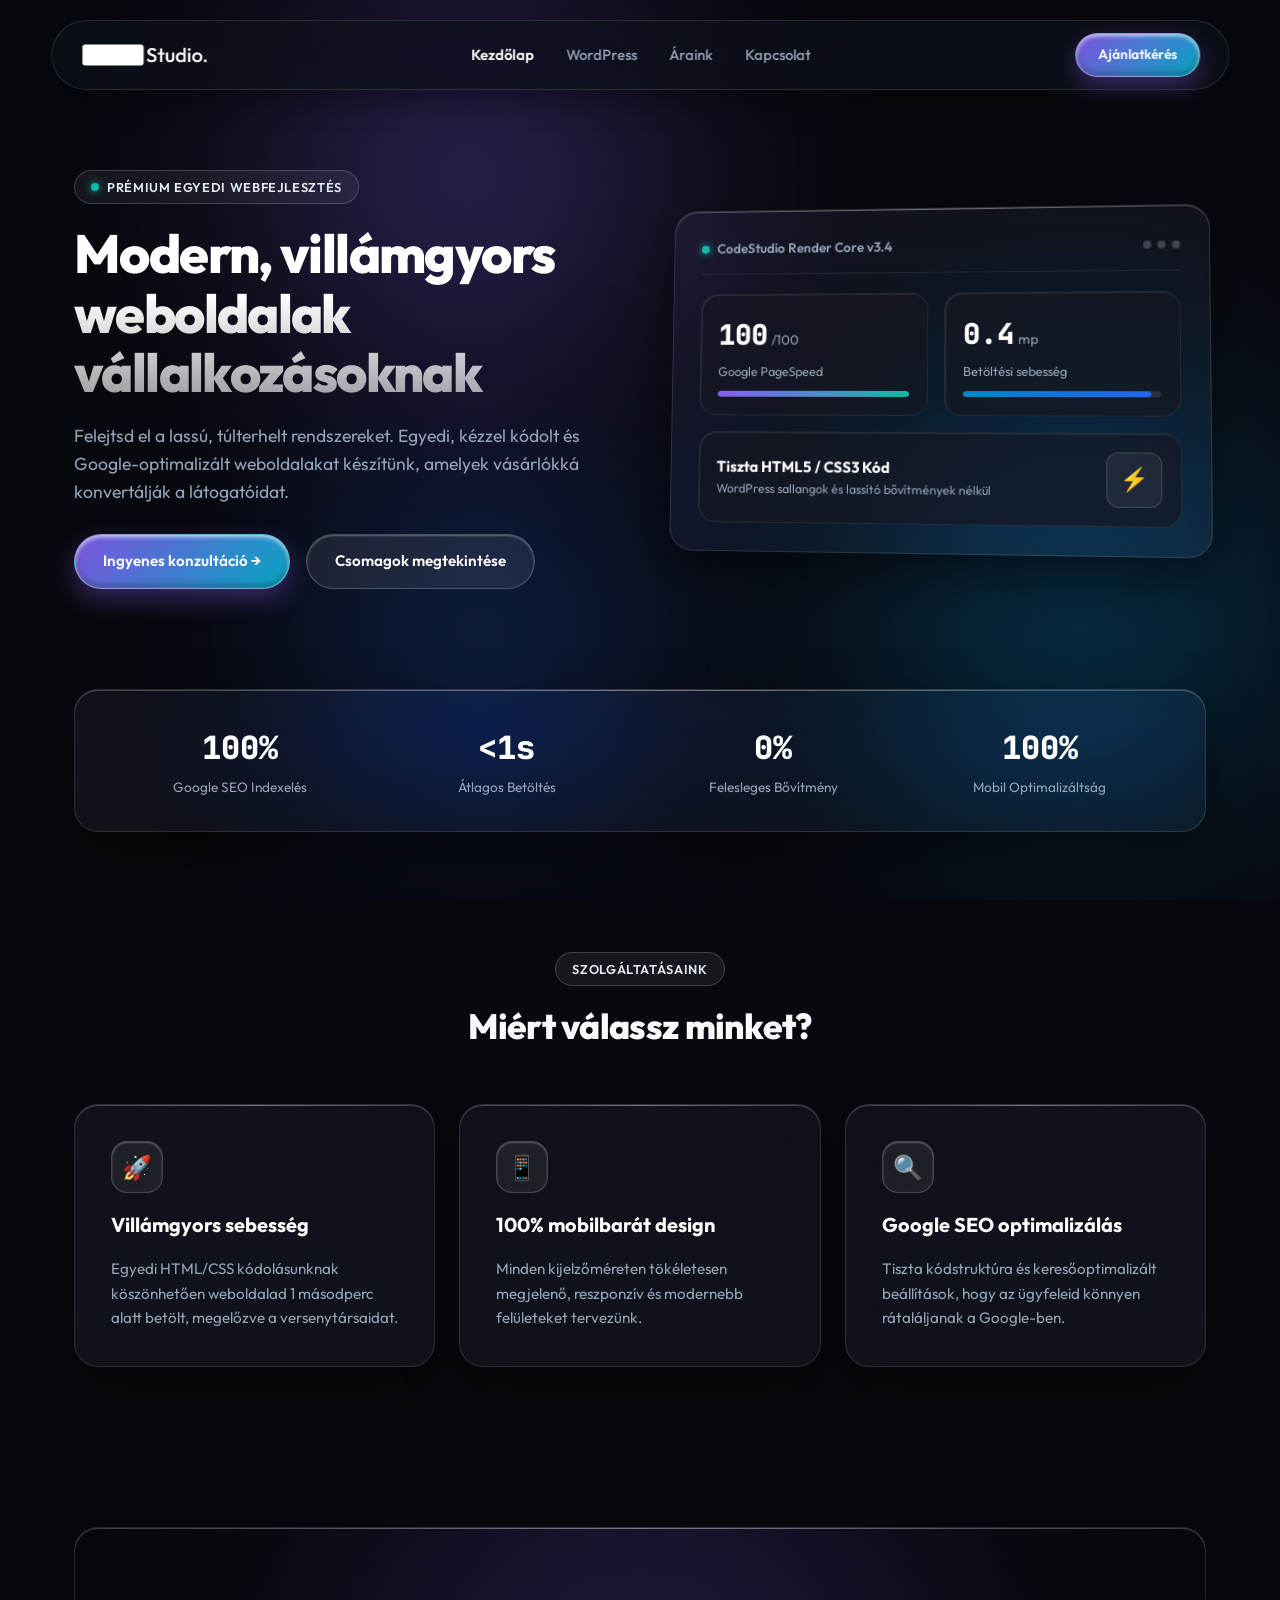
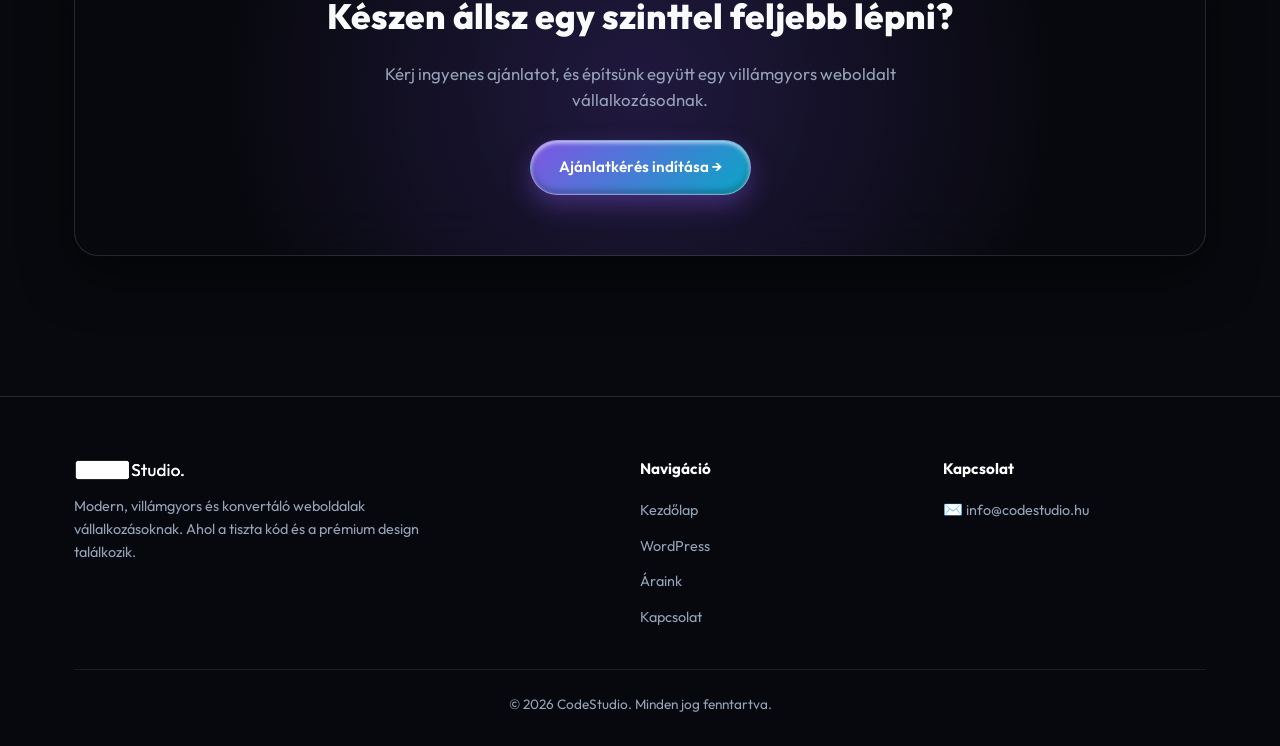
<file: index.html>
<!DOCTYPE html>
<html lang="hu">
<head>
    <meta charset="UTF-8">
    <meta name="viewport" content="width=device-width, initial-scale=1.0">
    <title>Kezdőlap | CodeStudio</title>

    <!-- FAVICON -->
    <link rel="icon" type="image/png" href="images/codestudio-favicon.png">

    <!-- GOOGLE CDN OUTFIT FONT -->
    <link rel="preconnect" href="https://fonts.googleapis.com">
    <link rel="preconnect" href="https://fonts.gstatic.com" crossorigin>
    <link href="https://fonts.googleapis.com/css2?family=Outfit:wght@100..900&family=JetBrains+Mono:wght@400;500&display=swap" rel="stylesheet">

    <!-- STYLESHEET -->
    <link rel="stylesheet" href="css/styles.css">
</head>
<body>

    <!-- AMBIENT BACKGROUND GLOWS -->
    <div class="ambient-canvas">
        <div class="orb orb-1"></div>
        <div class="orb orb-2"></div>
        <div class="orb orb-3"></div>
    </div>

    <!-- NAVBAR -->
    <header>
        <div class="nav-inner">
            <a href="index.html" class="logo">
                <img src="images/codestudio-logo.avif" alt="CodeStudio Logo">
            </a>

            <!-- HAMBURGER GOMB MOBILRA -->
            <button class="mobile-toggle" aria-label="Menü megnyitása">
                <span class="bar"></span>
                <span class="bar"></span>
                <span class="bar"></span>
            </button>

            <ul class="nav-links">
                <li><a href="index.html" class="active">Kezdőlap</a></li>
                <li><a href="wordpress.html">WordPress</a></li>
                <li><a href="araink.html">Áraink</a></li>
                <li><a href="kapcsolat.html">Kapcsolat</a></li>
                <li class="mobile-cta"><a href="kapcsolat.html" class="btn btn-primary">Ajánlatkérés</a></li>
            </ul>

            <a href="kapcsolat.html" class="btn btn-primary desktop-cta">Ajánlatkérés</a>
        </div>
    </header>

    <!-- HERO SECTION -->
    <section class="hero">
        <div class="hero-container">
            <!-- LEFT HERO TEXT -->
            <div class="hero-content">
                <span class="mono-tag">
                    <span class="badge-dot"></span>
                    Prémium egyedi webfejlesztés
                </span>
                <h1>Modern, villámgyors weboldalak vállalkozásoknak</h1>
                <p>Felejtsd el a lassú, túlterhelt rendszereket. Egyedi, kézzel kódolt és Google-optimalizált weboldalakat készítünk, amelyek vásárlókká konvertálják a látogatóidat.</p>
                <div class="hero-actions">
                    <a href="kapcsolat.html" class="btn btn-primary">Ingyenes konzultáció →</a>
                    <a href="araink.html" class="btn btn-glass">Csomagok megtekintése</a>
                </div>
            </div>

            <!-- RIGHT HERO INTERACTIVE LIQUID DASHBOARD -->
            <div class="hero-widget-container">
                <div class="glass-panel hero-widget">
                    <div class="widget-header">
                        <div class="widget-title">
                            <span class="status-indicator"></span>
                            CodeStudio Render Core v3.4
                        </div>
                        <div class="window-dots">
                            <span></span><span></span><span></span>
                        </div>
                    </div>

                    <div class="widget-grid">
                        <!-- Score Card 1 -->
                        <div class="soft-card">
                            <div class="soft-card-header">
                                <span class="score-number">100</span>
                                <span class="score-unit">/100</span>
                            </div>
                            <div class="soft-card-title">Google PageSpeed</div>
                            <div class="progress-bar"><div class="progress-fill" style="width: 100%;"></div></div>
                        </div>

                        <!-- Score Card 2 -->
                        <div class="soft-card">
                            <div class="soft-card-header">
                                <span class="score-number">0.4</span>
                                <span class="score-unit">mp</span>
                            </div>
                            <div class="soft-card-title">Betöltési sebesség</div>
                            <div class="progress-bar"><div class="progress-fill cyan" style="width: 95%;"></div></div>
                        </div>

                        <!-- Interactive Feature Pill -->
                        <div class="soft-card full-width">
                            <div class="flex-between">
                                <div>
                                    <div class="soft-card-title-lg">Tiszta HTML5 / CSS3 Kód</div>
                                    <div class="soft-card-sub">WordPress sallangok és lassító bővítmények nélkül</div>
                                </div>
                                <div class="pulse-icon">⚡</div>
                            </div>
                        </div>
                    </div>
                </div>
            </div>
        </div>
    </section>

    <!-- STATS BAR -->
    <section class="stats-section">
        <div class="container">
            <div class="glass-panel stats-grid">
                <div class="stat-item">
                    <div class="stat-value">100%</div>
                    <div class="stat-label">Google SEO Indexelés</div>
                </div>
                <div class="stat-item">
                    <div class="stat-value">&lt;1s</div>
                    <div class="stat-label">Átlagos Betöltés</div>
                </div>
                <div class="stat-item">
                    <div class="stat-value">0%</div>
                    <div class="stat-label">Felesleges Bővítmény</div>
                </div>
                <div class="stat-item">
                    <div class="stat-value">100%</div>
                    <div class="stat-label">Mobil Optimalizáltság</div>
                </div>
            </div>
        </div>
    </section>

    <!-- SZOLGÁLTATÁSOK -->
    <section class="section">
        <div class="container">
            <div class="section-title">
                <span class="mono-tag">Szolgáltatásaink</span>
                <h2>Miért válassz minket?</h2>
            </div>
            
            <div class="grid-3">
                <div class="glass-panel service-card">
                    <div class="icon-box">🚀</div>
                    <h3>Villámgyors sebesség</h3>
                    <p>Egyedi HTML/CSS kódolásunknak köszönhetően weboldalad 1 másodperc alatt betölt, megelőzve a versenytársaidat.</p>
                </div>

                <div class="glass-panel service-card">
                    <div class="icon-box">📱</div>
                    <h3>100% mobilbarát design</h3>
                    <p>Minden kijelzőméreten tökéletesen megjelenő, reszponzív és modernebb felületeket tervezünk.</p>
                </div>

                <div class="glass-panel service-card">
                    <div class="icon-box">🔍</div>
                    <h3>Google SEO optimalizálás</h3>
                    <p>Tiszta kódstruktúra és keresőoptimalizált beállítások, hogy az ügyfeleid könnyen rátaláljanak a Google-ben.</p>
                </div>
            </div>
        </div>
    </section>

    <!-- CTA BANNER -->
    <section class="section cta-section">
        <div class="container">
            <div class="glass-panel cta-box">
                <h2>Készen állsz egy szinttel feljebb lépni?</h2>
                <p>Kérj ingyenes ajánlatot, és építsünk együtt egy villámgyors weboldalt vállalkozásodnak.</p>
                <a href="kapcsolat.html" class="btn btn-primary" style="margin-top: 10px;">Ajánlatkérés indítása →</a>
            </div>
        </div>
    </section>

    <!-- LÁBLÉC -->
    <footer>
        <div class="container">
            <div class="footer-grid">
                <div>
                    <a href="index.html" class="logo" style="margin-bottom: 12px;">
                        <img src="images/codestudio-logo.avif" alt="CodeStudio Logo">
                    </a>
                    <p class="footer-slogan">Modern, villámgyors és konvertáló weboldalak vállalkozásoknak. Ahol a tiszta kód és a prémium design találkozik.</p>
                </div>
                <div>
                    <h4 class="footer-title">Navigáció</h4>
                    <ul class="footer-links">
                        <li><a href="index.html">Kezdőlap</a></li>
                        <li><a href="wordpress.html">WordPress</a></li>
                        <li><a href="araink.html">Áraink</a></li>
                        <li><a href="kapcsolat.html">Kapcsolat</a></li>
                    </ul>
                </div>
                <div>
                    <h4 class="footer-title">Kapcsolat</h4>
                    <p class="footer-contact">
                        ✉️ <a href="mailto:info@codestudio.hu">info@codestudio.hu</a>
                    </p>
                </div>
            </div>
            <div class="footer-bottom">
                <p>© 2026 CodeStudio. Minden jog fenntartva.</p>
            </div>
        </div>
    </footer>

    <!-- JAVASCRIPT BEHÍVÁSA -->
    <script src="js/script.js"></script>

</body>
</html>
</file>
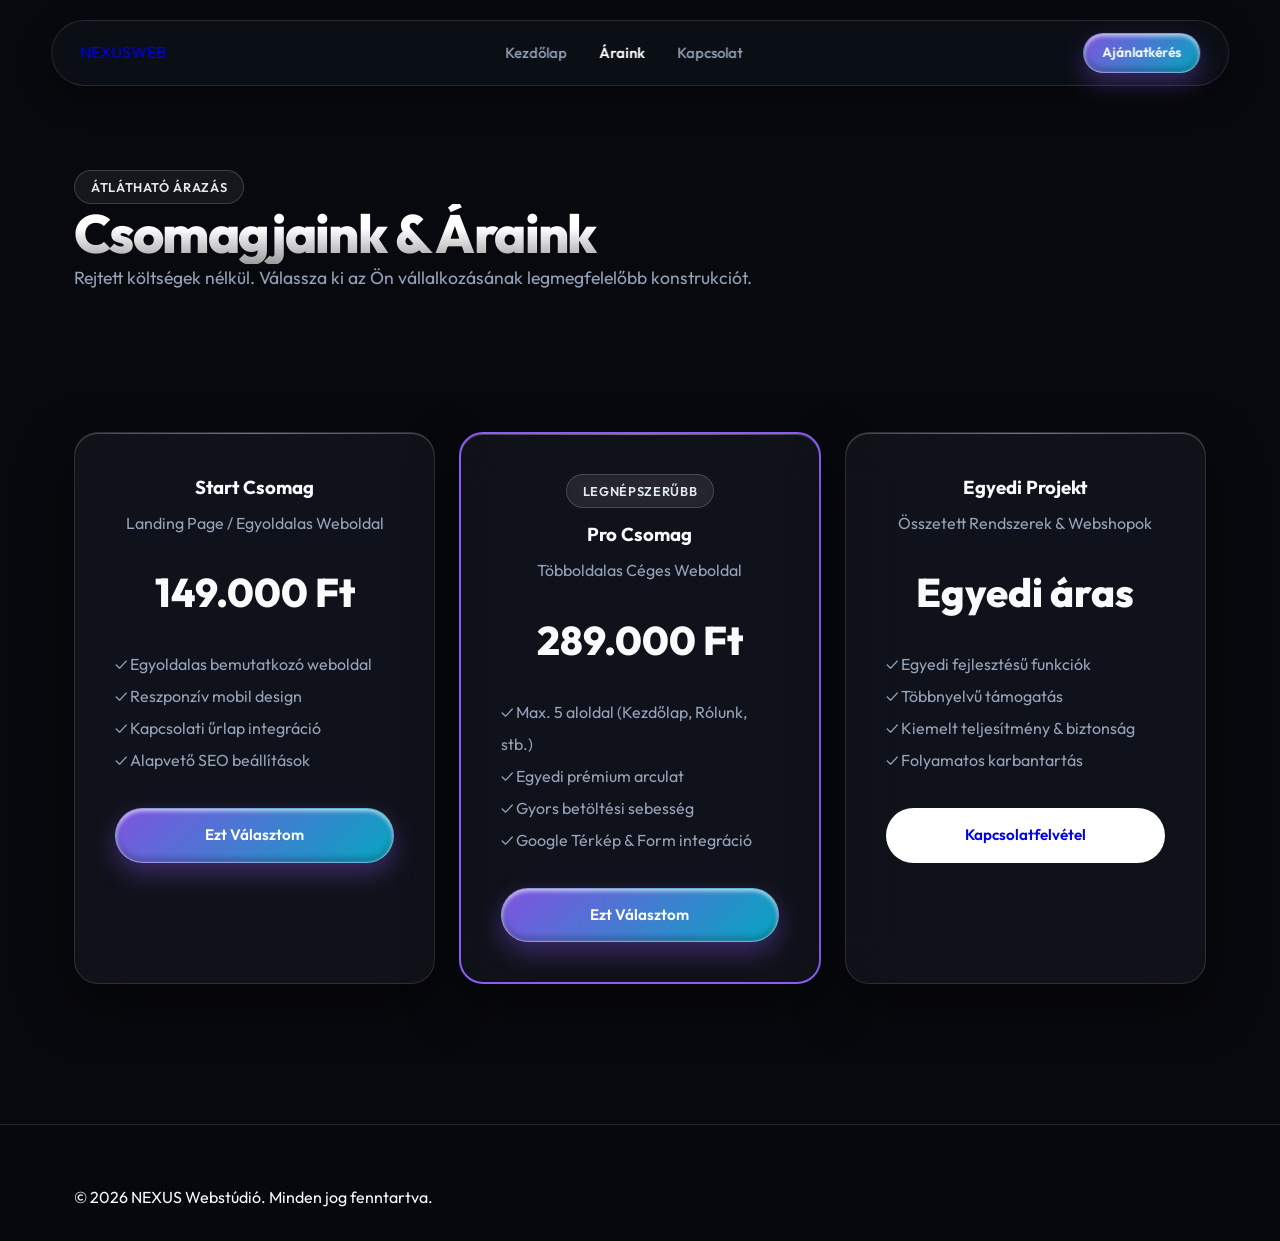
<file: araiak.html>
<!DOCTYPE html>
<html lang="hu">
<head>
    <meta charset="UTF-8">
    <meta name="viewport" content="width=device-width, initial-scale=1.0">
    <title>Áraink | NEXUS Webstúdió</title>
    <link rel="preconnect" href="https://fonts.googleapis.com">
    <link rel="preconnect" href="https://fonts.gstatic.com" crossorigin>
    <link href="https://fonts.googleapis.com/css2?family=Inter:wght@400;500;600;700;800&display=swap" rel="stylesheet">
    <link rel="stylesheet" href="css/styles.css">
</head>
<body>

    <!-- NAVBAR -->
    <header>
        <div class="nav-inner">
            <a href="index.html" class="logo">
                <span class="logo-badge">NEXUS</span> WEB
            </a>
            <ul class="nav-links">
                <li><a href="index.html">Kezdőlap</a></li>
                <li><a href="araink.html" class="active">Áraink</a></li>
                <li><a href="kapcsolat.html">Kapcsolat</a></li>
            </ul>
            <a href="kapcsolat.html" class="btn btn-primary" style="padding: 8px 18px; font-size: 0.85rem;">Ajánlatkérés</a>
        </div>
    </header>

    <section class="hero">
        <div class="container">
            <span class="mono-tag">Átlátható Árazás</span>
            <h1>Csomagjaink & Áraink</h1>
            <p>Rejtett költségek nélkül. Válassza ki az Ön vállalkozásának legmegfelelőbb konstrukciót.</p>
        </div>
    </section>

    <!-- PRICING TIERS -->
    <section class="section">
        <div class="container">
            <div class="grid-3">
                
                <!-- START -->
                <div class="glass-panel" style="padding: 40px; text-align: center;">
                    <h3>Start Csomag</h3>
                    <p style="color: var(--text-muted); margin: 8px 0 24px;">Landing Page / Egyoldalas Weboldal</p>
                    <div style="font-size: 2.5rem; font-weight: 800; margin-bottom: 24px;">149.000 Ft</div>
                    <ul style="text-align: left; list-style: none; color: var(--text-muted); line-height: 2; margin-bottom: 32px;">
                        <li>✓ Egyoldalas bemutatkozó weboldal</li>
                        <li>✓ Reszponzív mobil design</li>
                        <li>✓ Kapcsolati űrlap integráció</li>
                        <li>✓ Alapvető SEO beállítások</li>
                    </ul>
                    <a href="kapcsolat.html" class="btn btn-primary" style="width: 100%;">Ezt Választom</a>
                </div>

                <!-- PRO -->
                <div class="glass-panel" style="padding: 40px; text-align: center; border: 2px solid var(--accent-purple);">
                    <span class="mono-tag" style="margin-bottom: 12px;">Legnépszerűbb</span>
                    <h3>Pro Csomag</h3>
                    <p style="color: var(--text-muted); margin: 8px 0 24px;">Többoldalas Céges Weboldal</p>
                    <div style="font-size: 2.5rem; font-weight: 800; margin-bottom: 24px;">289.000 Ft</div>
                    <ul style="text-align: left; list-style: none; color: var(--text-muted); line-height: 2; margin-bottom: 32px;">
                        <li>✓ Max. 5 aloldal (Kezdőlap, Rólunk, stb.)</li>
                        <li>✓ Egyedi prémium arculat</li>
                        <li>✓ Gyors betöltési sebesség</li>
                        <li>✓ Google Térkép & Form integráció</li>
                    </ul>
                    <a href="kapcsolat.html" class="btn btn-primary" style="width: 100%;">Ezt Választom</a>
                </div>

                <!-- ENTERPRISE -->
                <div class="glass-panel" style="padding: 40px; text-align: center;">
                    <h3>Egyedi Projekt</h3>
                    <p style="color: var(--text-muted); margin: 8px 0 24px;">Összetett Rendszerek & Webshopok</p>
                    <div style="font-size: 2.5rem; font-weight: 800; margin-bottom: 24px;">Egyedi áras</div>
                    <ul style="text-align: left; list-style: none; color: var(--text-muted); line-height: 2; margin-bottom: 32px;">
                        <li>✓ Egyedi fejlesztésű funkciók</li>
                        <li>✓ Többnyelvű támogatás</li>
                        <li>✓ Kiemelt teljesítmény & biztonság</li>
                        <li>✓ Folyamatos karbantartás</li>
                    </ul>
                    <a href="kapcsolat.html" class="btn" style="width: 100%; border: 1px solid var(--card-border); background: #fff;">Kapcsolatfelvétel</a>
                </div>

            </div>
        </div>
    </section>

    <footer>
        <div class="container">
            <p>© 2026 NEXUS Webstúdió. Minden jog fenntartva.</p>
        </div>
    </footer>

</body>
</html>
</file>
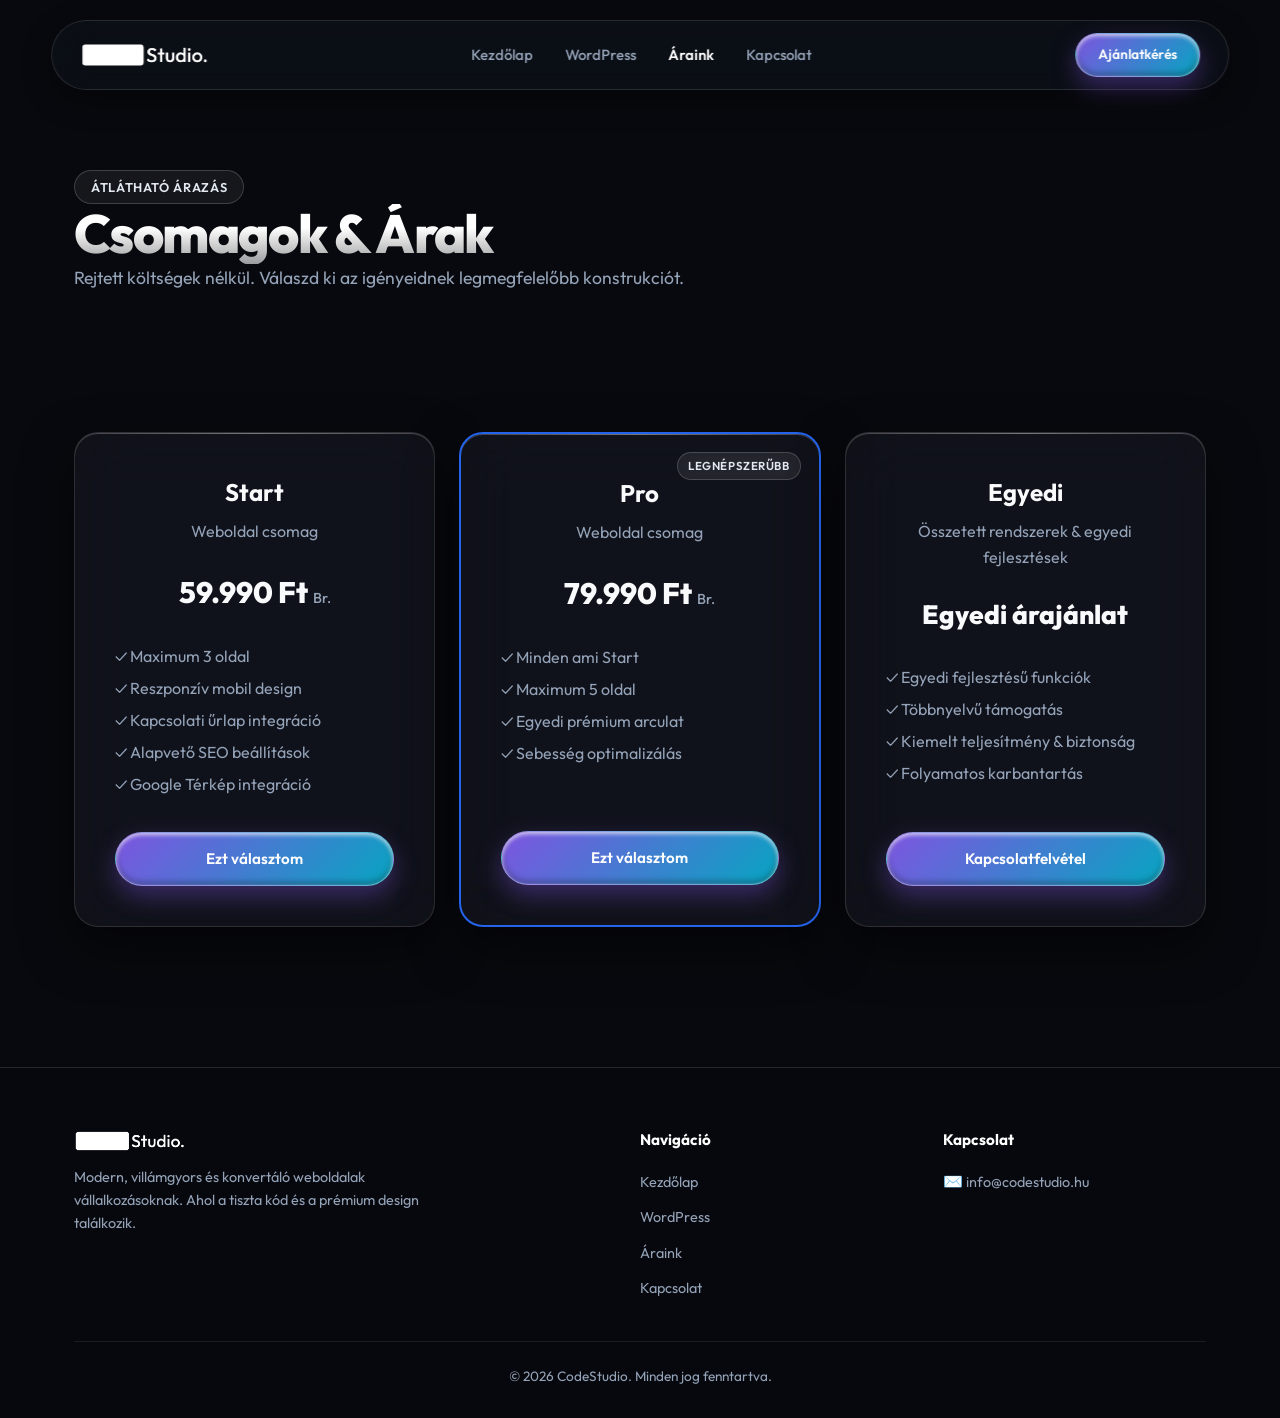
<file: araink.html>
<!DOCTYPE html>
<html lang="hu">
<head>
    <meta charset="UTF-8">
    <meta name="viewport" content="width=device-width, initial-scale=1.0">
    <title>Áraink | CodeStudio</title>

    <!-- FAVICON -->
    <link rel="icon" type="image/png" href="images/codestudio-favicon.png">

    <!-- GOOGLE CDN OUTFIT FONT -->
    <link rel="preconnect" href="https://fonts.googleapis.com">
    <link rel="preconnect" href="https://fonts.gstatic.com" crossorigin>
    <link href="https://fonts.googleapis.com/css2?family=Outfit:wght@100..900&display=swap" rel="stylesheet">

    <!-- STYLESHEET -->
    <link rel="stylesheet" href="css/styles.css">
</head>
<body>
    <div class="ambient-glow-1"></div>
    <div class="ambient-glow-2"></div>

    <!-- NAVBAR -->
    <header>
        <div class="nav-inner">
            <a href="index.html" class="logo">
                <img src="images/codestudio-logo.avif" alt="CodeStudio Logo">
            </a>

            <!-- HAMBURGER GOMB MOBILRA -->
            <button class="mobile-toggle" aria-label="Menü megnyitása">
                <span class="bar"></span>
                <span class="bar"></span>
                <span class="bar"></span>
            </button>

            <ul class="nav-links">
                <li><a href="index.html">Kezdőlap</a></li>
                <li><a href="wordpress.html">WordPress</a></li>
                <li><a href="araink.html" class="active">Áraink</a></li>
                <li><a href="kapcsolat.html">Kapcsolat</a></li>
                <li class="mobile-cta"><a href="kapcsolat.html" class="btn btn-primary">Ajánlatkérés</a></li>
            </ul>

            <a href="kapcsolat.html" class="btn btn-primary desktop-cta" style="padding: 8px 18px; font-size: 0.85rem;">Ajánlatkérés</a>
        </div>
    </header>

    <section class="hero">
        <div class="container">
            <span class="mono-tag">Átlátható árazás</span>
            <h1>Csomagok & Árak</h1>
            <p>Rejtett költségek nélkül. Válaszd ki az igényeidnek legmegfelelőbb konstrukciót.</p>
        </div>
    </section>

    <!-- PRICING TIERS -->
    <section class="section">
        <div class="container">
            <div class="grid-3" style="align-items: stretch;">
                
                <!-- START -->
                <div class="glass-panel" style="padding: 40px; text-align: center; display: flex; flex-direction: column; justify-content: space-between;">
                    <div>
                        <h3 style="font-size: 1.5rem;">Start</h3>
                        <p style="color: var(--text-muted); margin: 8px 0 24px;">Weboldal csomag</p>
                        <div style="font-size: 1.85rem; font-weight: 800; margin-bottom: 24px;">59.990 Ft <span style="font-size: 0.9rem; font-weight: 500; color: var(--text-muted);">Br.</span></div>
                        <ul style="text-align: left; list-style: none; color: var(--text-muted); line-height: 2; margin-bottom: 32px;">
                            <li>✓ Maximum 3 oldal</li>
                            <li>✓ Reszponzív mobil design</li>
                            <li>✓ Kapcsolati űrlap integráció</li>
                            <li>✓ Alapvető SEO beállítások</li>
                            <li>✓ Google Térkép integráció</li>
                        </ul>
                    </div>
                    <a href="kapcsolat.html?csomag=start" class="btn btn-primary" style="width: 100%;">Ezt választom</a>
                </div>

                <!-- PRO -->
                <div class="glass-panel" style="padding: 40px; text-align: center; border: 2px solid var(--accent-blue); display: flex; flex-direction: column; justify-content: space-between; position: relative;">
                    
                    <span class="mono-tag" style="position: absolute; top: 18px; right: 18px; font-size: 0.72rem; padding: 4px 10px; margin: 0;">Legnépszerűbb</span>

                    <div>
                        <h3 style="font-size: 1.5rem;">Pro</h3>
                        <p style="color: var(--text-muted); margin: 8px 0 24px;">Weboldal csomag</p>
                        <div style="font-size: 1.85rem; font-weight: 800; margin-bottom: 24px;">79.990 Ft <span style="font-size: 0.9rem; font-weight: 500; color: var(--text-muted);">Br.</span></div>
                        <ul style="text-align: left; list-style: none; color: var(--text-muted); line-height: 2; margin-bottom: 32px;">
                            <li>✓ Minden ami Start</li>
                            <li>✓ Maximum 5 oldal</li>
                            <li>✓ Egyedi prémium arculat</li>
                            <li>✓ Sebesség optimalizálás</li>
                        </ul>
                    </div>
                    <a href="kapcsolat.html?csomag=pro" class="btn btn-primary" style="width: 100%;">Ezt választom</a>
                </div>

                <!-- EGYEDI -->
                <div class="glass-panel" style="padding: 40px; text-align: center; display: flex; flex-direction: column; justify-content: space-between;">
                    <div>
                        <h3 style="font-size: 1.5rem;">Egyedi</h3>
                        <p style="color: var(--text-muted); margin: 8px 0 24px;">Összetett rendszerek & egyedi fejlesztések</p>
                        <div style="font-size: 1.65rem; font-weight: 800; margin-bottom: 24px;">Egyedi árajánlat</div>
                        <ul style="text-align: left; list-style: none; color: var(--text-muted); line-height: 2; margin-bottom: 32px;">
                            <li>✓ Egyedi fejlesztésű funkciók</li>
                            <li>✓ Többnyelvű támogatás</li>
                            <li>✓ Kiemelt teljesítmény & biztonság</li>
                            <li>✓ Folyamatos karbantartás</li>
                        </ul>
                    </div>
                    <a href="kapcsolat.html?csomag=egyedi" class="btn btn-primary" style="width: 100%;">Kapcsolatfelvétel</a>
                </div>

            </div>
        </div>
    </section>

    <!-- LÁBLÉC -->
    <footer>
        <div class="container">
            <div class="footer-grid">
                <div>
                    <a href="index.html" class="logo" style="margin-bottom: 12px;">
                        <img src="images/codestudio-logo.avif" alt="CodeStudio Logo">
                    </a>
                    <p class="footer-slogan">Modern, villámgyors és konvertáló weboldalak vállalkozásoknak. Ahol a tiszta kód és a prémium design találkozik.</p>
                </div>
                <div>
                    <h4 class="footer-title">Navigáció</h4>
                    <ul class="footer-links">
                        <li><a href="index.html">Kezdőlap</a></li>
                        <li><a href="wordpress.html">WordPress</a></li>
                        <li><a href="araink.html">Áraink</a></li>
                        <li><a href="kapcsolat.html">Kapcsolat</a></li>
                    </ul>
                </div>
                <div>
                    <h4 class="footer-title">Kapcsolat</h4>
                    <p class="footer-contact">
                        ✉️ <a href="mailto:info@codestudio.hu">info@codestudio.hu</a>
                    </p>
                </div>
            </div>
            <div class="footer-bottom">
                <p>© 2026 CodeStudio. Minden jog fenntartva.</p>
            </div>
        </div>
    </footer>

    <!-- JAVASCRIPT BEHÍVÁSA -->
    <script src="js/script.js"></script>

</body>
</html>
</file>
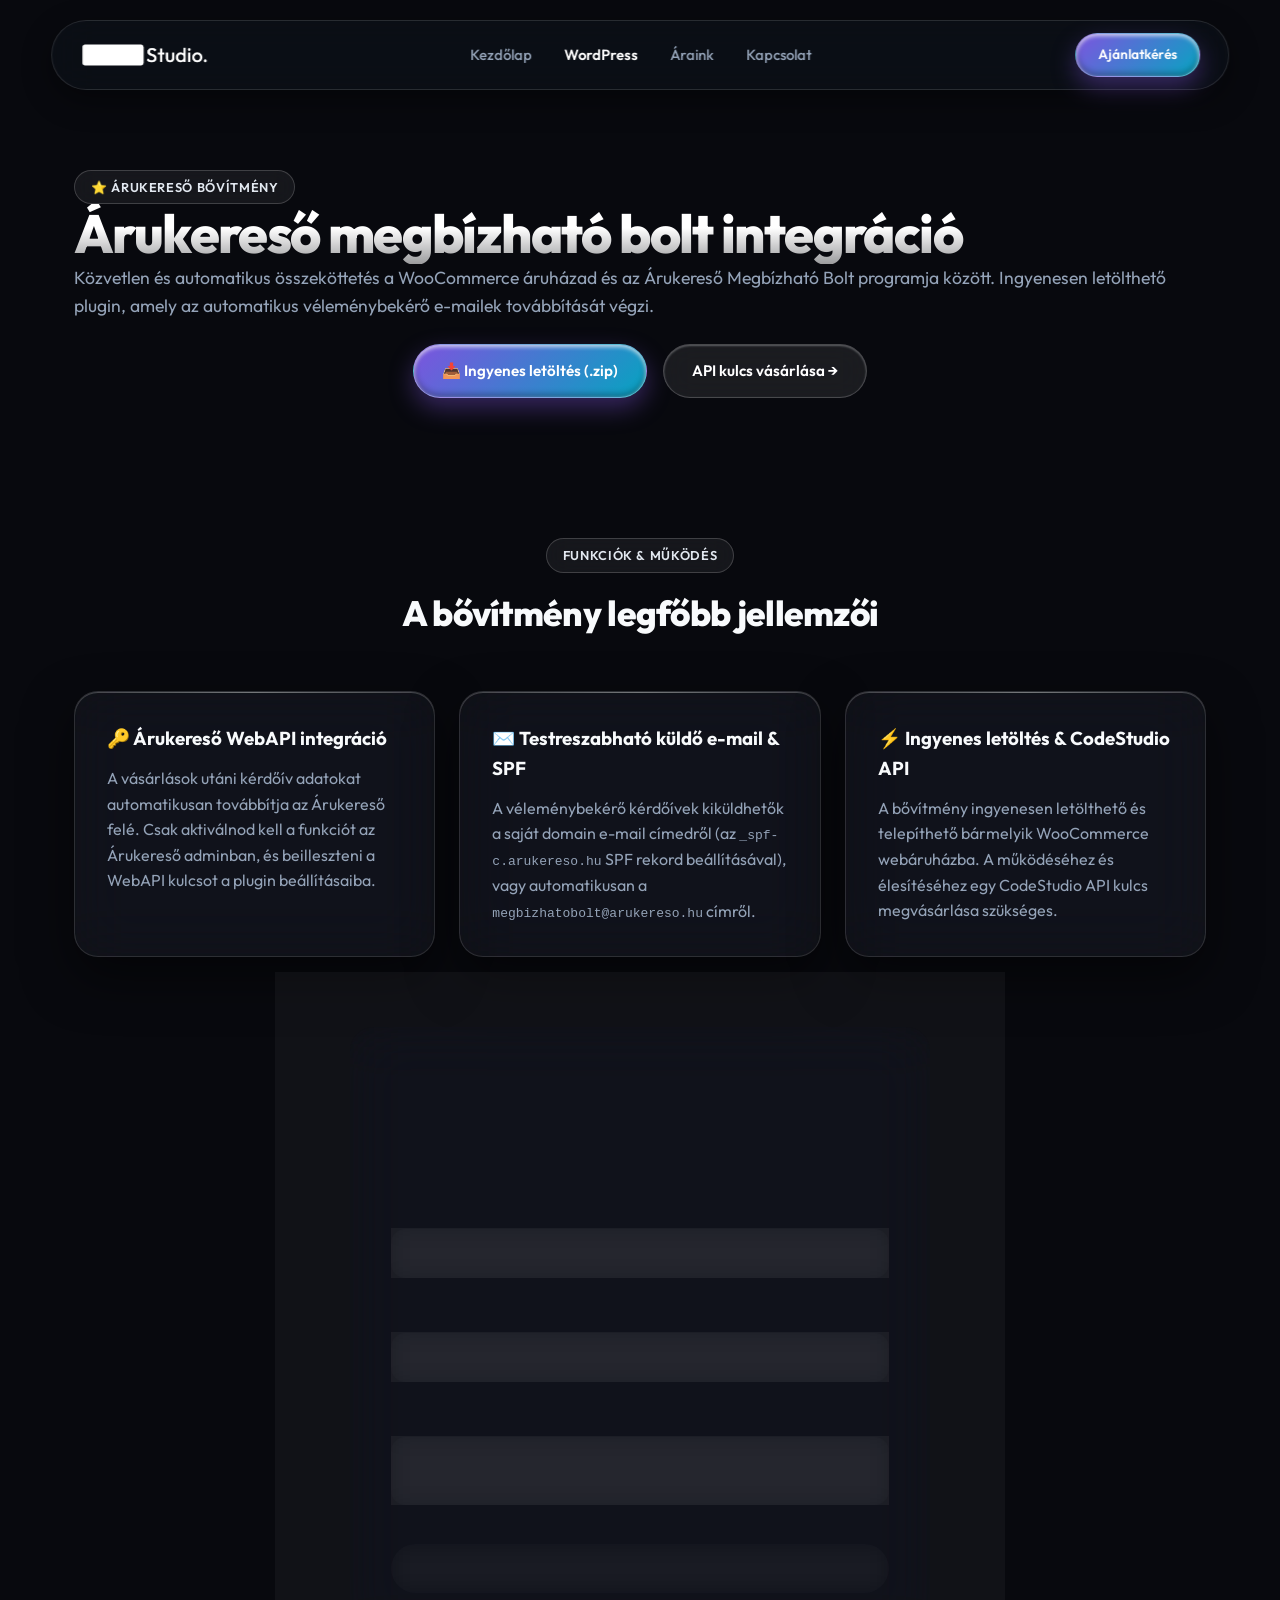
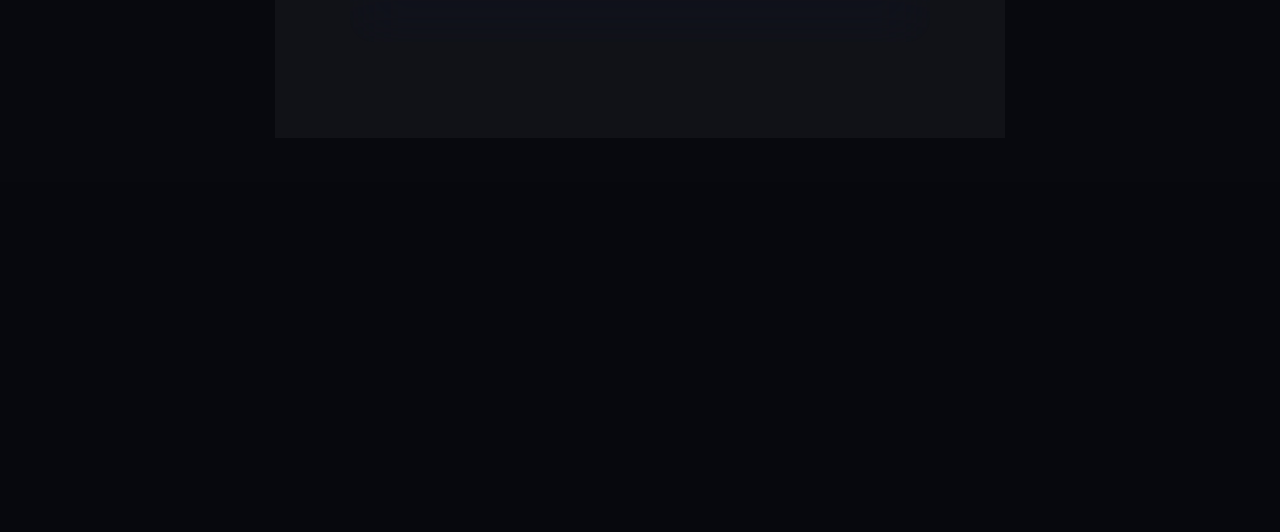
<file: arukereso-megbizhato-bolt.html>
<!DOCTYPE html>
<html lang="hu">
<head>
    <meta charset="UTF-8">
    <meta name="viewport" content="width=device-width, initial-scale=1.0">
    <title>Árukereső Megbízható Bolt Integráció | CodeStudio</title>

    <!-- FAVICON -->
    <link rel="icon" type="image/png" href="images/codestudio-favicon.png">

    <!-- GOOGLE CDN OUTFIT FONT -->
    <link rel="preconnect" href="https://fonts.googleapis.com">
    <link rel="preconnect" href="https://fonts.gstatic.com" crossorigin>
    <link href="https://fonts.googleapis.com/css2?family=Outfit:wght@100..900&display=swap" rel="stylesheet">

    <!-- STYLESHEET -->
    <link rel="stylesheet" href="css/styles.css">
</head>
<body>

    <div class="ambient-glow-1"></div>
    <div class="ambient-glow-2"></div>

    <!-- NAVBAR -->
    <header>
        <div class="nav-inner">
            <a href="index.html" class="logo">
                <img src="images/codestudio-logo.avif" alt="CodeStudio Logo">
            </a>

            <!-- HAMBURGER GOMB MOBILRA -->
            <button class="mobile-toggle" aria-label="Menü megnyitása">
                <span class="bar"></span>
                <span class="bar"></span>
                <span class="bar"></span>
            </button>

            <ul class="nav-links">
                <li><a href="index.html">Kezdőlap</a></li>
                <li><a href="wordpress.html" class="active">WordPress</a></li>
                <li><a href="araink.html">Áraink</a></li>
                <li><a href="kapcsolat.html">Kapcsolat</a></li>
                <li class="mobile-cta"><a href="kapcsolat.html" class="btn btn-primary">Ajánlatkérés</a></li>
            </ul>

            <a href="kapcsolat.html" class="btn btn-primary desktop-cta" style="padding: 8px 18px; font-size: 0.85rem;">Ajánlatkérés</a>
        </div>
    </header>

    <!-- HERO SECTION -->
    <section class="hero">
        <div class="container">
            <span class="mono-tag">⭐ Árukereső Bővítmény</span>
            <h1>Árukereső megbízható bolt integráció</h1>
            <p>Közvetlen és automatikus összeköttetés a WooCommerce áruházad és az Árukereső Megbízható Bolt programja között. Ingyenesen letölthető plugin, amely az automatikus véleménybekérő e-mailek továbbítását végzi.</p>
            
            <div style="display: flex; gap: 16px; justify-content: center; align-items: center; flex-wrap: wrap; margin-top: 24px;">
                <a href="downloads/arukereso-megbizhato-bolt.zip" download class="btn btn-primary">
                    📥 Ingyenes letöltés (.zip)
                </a>
                <a href="#apikulcs" class="btn btn-glass">
                    API kulcs vásárlása →
                </a>
            </div>
        </div>
    </section>

    <!-- PLUGIN DETAIL SECTION -->
    <section class="section">
        <div class="container">
            <div class="section-title">
                <span class="mono-tag">Funkciók & működés</span>
                <h2>A bővítmény legfőbb jellemzői</h2>
            </div>

            <div class="grid-3" style="margin-bottom: 70px;">
                <div class="glass-panel" style="padding: 32px;">
                    <h3 style="margin-bottom: 12px;">🔑 Árukereső WebAPI integráció</h3>
                    <p style="color: var(--text-muted);">A vásárlások utáni kérdőív adatokat automatikusan továbbítja az Árukereső felé. Csak aktiválnod kell a funkciót az Árukereső adminban, és beilleszteni a WebAPI kulcsot a plugin beállításaiba.</p>
                </div>
                <div class="glass-panel" style="padding: 32px;">
                    <h3 style="margin-bottom: 12px;">✉️ Testreszabható küldő e-mail & SPF</h3>
                    <p style="color: var(--text-muted);">A véleménybekérő kérdőívek kiküldhetők a saját domain e-mail címedről (az <code>_spf-c.arukereso.hu</code> SPF rekord beállításával), vagy automatikusan a <code>megbizhatobolt@arukereso.hu</code> címről.</p>
                </div>
                <div class="glass-panel" style="padding: 32px;">
                    <h3 style="margin-bottom: 12px;">⚡ Ingyenes letöltés & CodeStudio API</h3>
                    <p style="color: var(--text-muted);">A bővítmény ingyenesen letölthető és telepíthető bármelyik WooCommerce webáruházba. A működéséhez és élesítéséhez egy CodeStudio API kulcs megvásárlása szükséges.</p>
                </div>
            </div>

            <!-- CODESTUDIO API KULCS VÁSÁRLÁSI ŰRLAP -->
            <div id="apikulcs" style="max-width: 580px; margin: 0 auto;">
                <div class="glass-panel" style="padding: 48px 40px;">
                    <h3 style="text-align: center; margin-bottom: 8px;">CodeStudio API kulcs vásárlása</h3>
                    <p style="text-align: center; color: var(--text-muted); margin-bottom: 32px;">Töltsd le a plugint ingyenesen, majd kérj CodeStudio API kulcsot a bővítmény aktiválásához!</p>
                    
                    <form action="https://api.web3forms.com/submit" method="POST">
                        <input type="hidden" name="access_key" value="23efb807-b8fc-4566-b5e0-0a1b36a09f5e">
                        <input type="hidden" name="subject" value="Új API kulcs igénylés: Árukereső Megbízható Bolt">
                        <input type="hidden" name="Valasztott_szolgaltatas" value="Árukereső API kulcs igénylés">

                        <div class="form-group">
                            <label for="name">Név</label>
                            <input type="text" id="name" name="Nev" placeholder="Teljes név" required>
                        </div>

                        <div class="form-group">
                            <label for="email">Email cím</label>
                            <input type="email" id="email" name="email" placeholder="példa@gmail.hu" required>
                        </div>

                        <div class="form-group">
                            <label for="message">Projekt részletei</label>
                            <textarea id="message" name="Projekt_reszletei" placeholder="Írd meg a webshopod domain címét, ahová az API kulcsot szeretnéd!"></textarea>
                        </div>

                        <button type="submit" class="btn btn-primary" style="width: 100%; margin-top: 8px;">API kulcs igénylése →</button>
                    </form>
                </div>
            </div>

        </div>
    </section>

    <!-- LÁBLÉC -->
    <footer>
        <div class="container">
            <div class="footer-grid">
                <div>
                    <a href="index.html" class="logo" style="margin-bottom: 12px;">
                        <img src="images/codestudio-logo.avif" alt="CodeStudio Logo">
                    </a>
                    <p class="footer-slogan">Modern, villámgyors és konvertáló weboldalak vállalkozásoknak. Ahol a tiszta kód és a prémium design találkozik.</p>
                </div>
                <div>
                    <h4 class="footer-title">Navigáció</h4>
                    <ul class="footer-links">
                        <li><a href="index.html">Kezdőlap</a></li>
                        <li><a href="wordpress.html">WordPress</a></li>
                        <li><a href="araink.html">Áraink</a></li>
                        <li><a href="kapcsolat.html">Kapcsolat</a></li>
                    </ul>
                </div>
                <div>
                    <h4 class="footer-title">Kapcsolat</h4>
                    <p class="footer-contact">
                        ✉️ <a href="mailto:info@codestudio.hu">info@codestudio.hu</a>
                    </p>
                </div>
            </div>
            <div class="footer-bottom">
                <p>© 2026 CodeStudio. Minden jog fenntartva.</p>
            </div>
        </div>
    </footer>

    <!-- JAVASCRIPT BEHÍVÁSA -->
    <script src="js/script.js"></script>

</body>
</html>
</file>
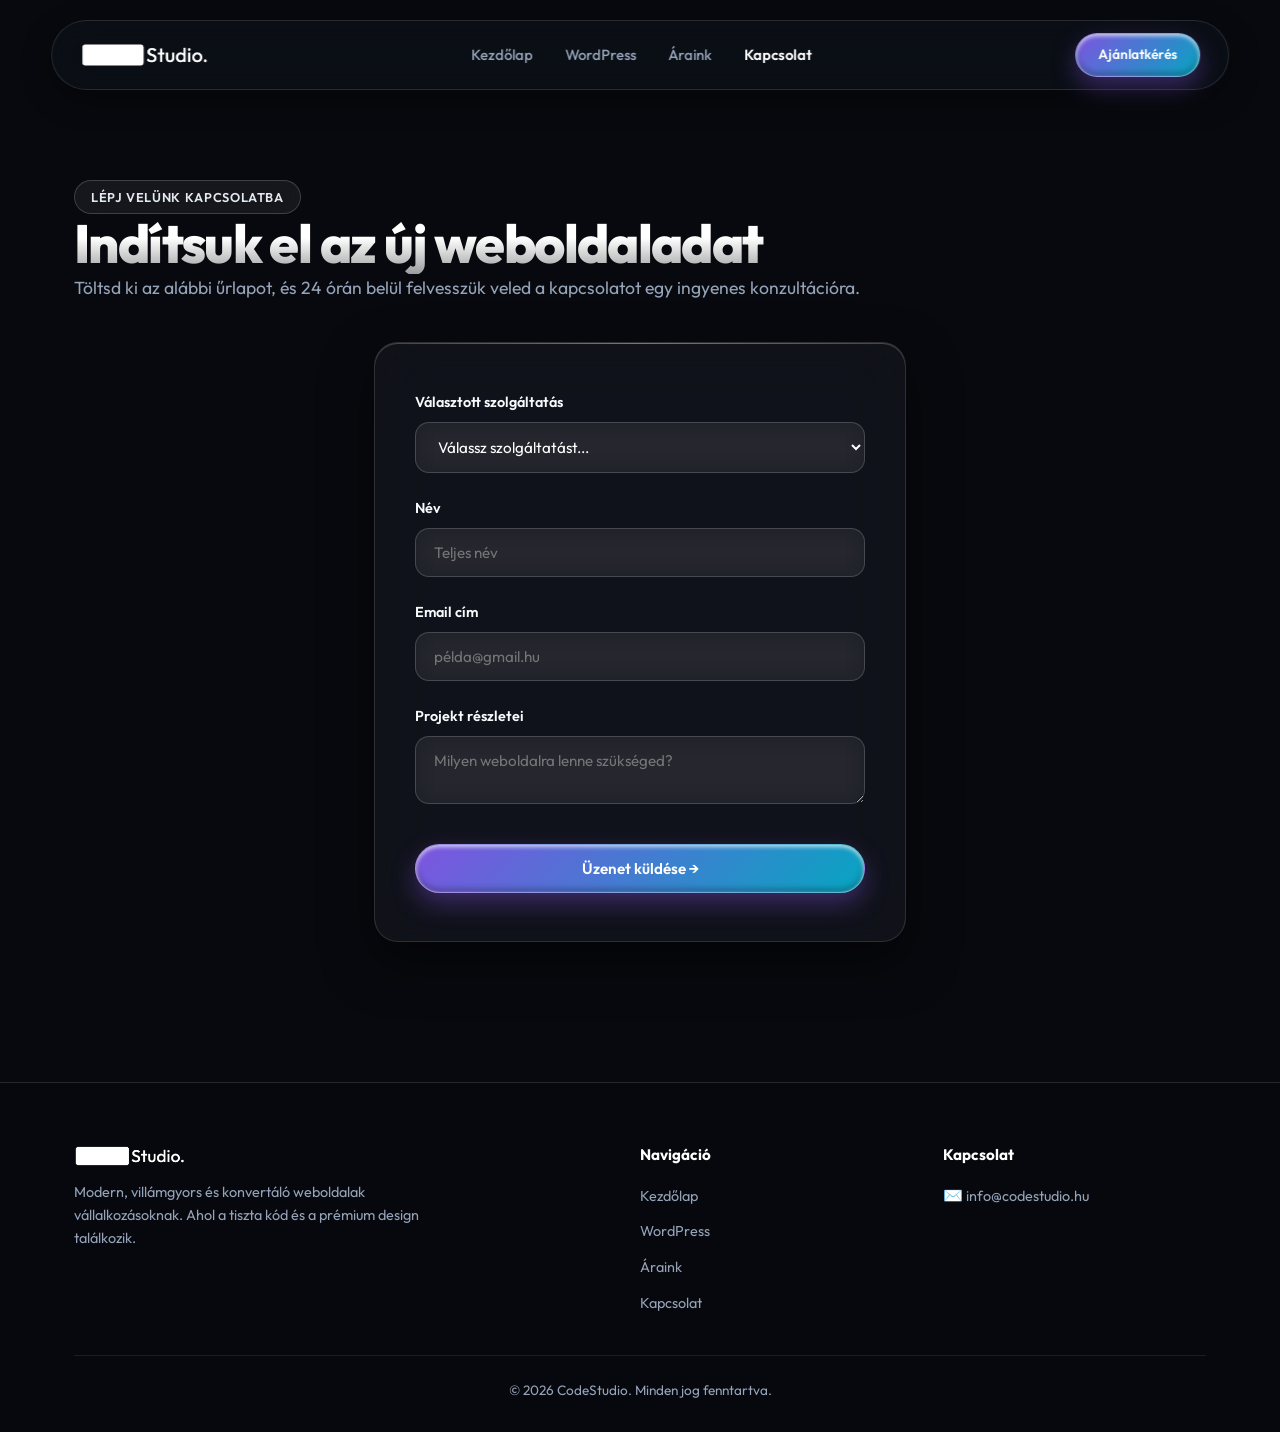
<file: kapcsolat.html>
<!DOCTYPE html>
<html lang="hu">
<head>
    <meta charset="UTF-8">
    <meta name="viewport" content="width=device-width, initial-scale=1.0">
    <title>Kapcsolat | CodeStudio</title>

    <!-- FAVICON -->
    <link rel="icon" type="image/png" href="images/codestudio-favicon.png">

    <!-- GOOGLE CDN OUTFIT FONT -->
    <link rel="preconnect" href="https://fonts.googleapis.com">
    <link rel="preconnect" href="https://fonts.gstatic.com" crossorigin>
    <link href="https://fonts.googleapis.com/css2?family=Outfit:wght@100..900&display=swap" rel="stylesheet">

    <!-- STYLESHEET -->
    <link rel="stylesheet" href="css/styles.css">
</head>
<body>

    <div class="ambient-glow-1"></div>
    <div class="ambient-glow-2"></div>

    <!-- NAVBAR -->
    <header>
        <div class="nav-inner">
            <a href="index.html" class="logo">
                <img src="images/codestudio-logo.avif" alt="CodeStudio Logo">
            </a>

            <!-- HAMBURGER GOMB MOBILRA -->
            <button class="mobile-toggle" aria-label="Menü megnyitása">
                <span class="bar"></span>
                <span class="bar"></span>
                <span class="bar"></span>
            </button>

            <ul class="nav-links">
                <li><a href="index.html">Kezdőlap</a></li>
                <li><a href="wordpress.html">WordPress</a></li>
                <li><a href="araink.html">Áraink</a></li>
                <li><a href="kapcsolat.html" class="active">Kapcsolat</a></li>
                <li class="mobile-cta"><a href="kapcsolat.html" class="btn btn-primary">Ajánlatkérés</a></li>
            </ul>

            <a href="kapcsolat.html" class="btn btn-primary desktop-cta" style="padding: 8px 18px; font-size: 0.85rem;">Ajánlatkérés</a>
        </div>
    </header>

    <!-- HERO SECTION -->
    <section class="hero" style="padding-top: 180px; padding-bottom: 20px;">
        <div class="container">
            <span class="mono-tag">Lépj velünk kapcsolatba</span>
            <h1>Indítsuk el az új weboldaladat</h1>
            <p>Töltsd ki az alábbi űrlapot, és 24 órán belül felvesszük veled a kapcsolatot egy ingyenes konzultációra.</p>
        </div>
    </section>

    <!-- CONTACT FORM -->
    <section class="section" style="padding-top: 20px;">
        <div class="container" style="max-width: 580px;">
            <div class="glass-panel" style="padding: 48px 40px;">
                
                <form action="https://api.web3forms.com/submit" method="POST">
                    <input type="hidden" name="access_key" value="23efb807-b8fc-4566-b5e0-0a1b36a09f5e">
                    <input type="hidden" name="subject" value="Új ajánlatkérés a CodeStudio oldalról">

                    <div class="form-group">
                        <label for="package">Választott szolgáltatás</label>
                        <select id="package" name="Valasztott_szolgaltatas" required>
                            <option value="" disabled selected hidden>Válassz szolgáltatást...</option>
                            <option value="Start weboldal csomag">Start weboldal csomag</option>
                            <option value="Pro weboldal csomag">Pro weboldal csomag</option>
                            <option value="Egyedi weboldal csomag">Egyedi weboldal csomag</option>
                            <option value="Egyedi WordPress szolgáltatás">Egyedi WordPress szolgáltatás</option>
                        </select>
                    </div>

                    <div class="form-group">
                        <label for="name">Név</label>
                        <input type="text" id="name" name="Nev" placeholder="Teljes név" required>
                    </div>

                    <div class="form-group">
                        <label for="email">Email cím</label>
                        <input type="email" id="email" name="email" placeholder="példa@gmail.hu" required>
                    </div>

                    <div class="form-group">
                        <label for="message">Projekt részletei</label>
                        <textarea id="message" name="Projekt_reszletei" placeholder="Milyen weboldalra lenne szükséged?"></textarea>
                    </div>

                    <button type="submit" class="btn btn-primary" style="width: 100%; margin-top: 8px;">Üzenet küldése →</button>
                </form>

            </div>
        </div>
    </section>

    <!-- LÁBLÉC -->
    <footer>
        <div class="container">
            <div class="footer-grid">
                <div>
                    <a href="index.html" class="logo" style="margin-bottom: 12px;">
                        <img src="images/codestudio-logo.avif" alt="CodeStudio Logo">
                    </a>
                    <p class="footer-slogan">Modern, villámgyors és konvertáló weboldalak vállalkozásoknak. Ahol a tiszta kód és a prémium design találkozik.</p>
                </div>
                <div>
                    <h4 class="footer-title">Navigáció</h4>
                    <ul class="footer-links">
                        <li><a href="index.html">Kezdőlap</a></li>
                        <li><a href="wordpress.html">WordPress</a></li>
                        <li><a href="araink.html">Áraink</a></li>
                        <li><a href="kapcsolat.html">Kapcsolat</a></li>
                    </ul>
                </div>
                <div>
                    <h4 class="footer-title">Kapcsolat</h4>
                    <p class="footer-contact">
                        ✉️ <a href="mailto:info@codestudio.hu">info@codestudio.hu</a>
                    </p>
                </div>
            </div>
            <div class="footer-bottom">
                <p>© 2026 CodeStudio. Minden jog fenntartva.</p>
            </div>
        </div>
    </footer>

    <!-- JS FÁJL -->
    <script src="js/script.js"></script>

</body>
</html>
</file>
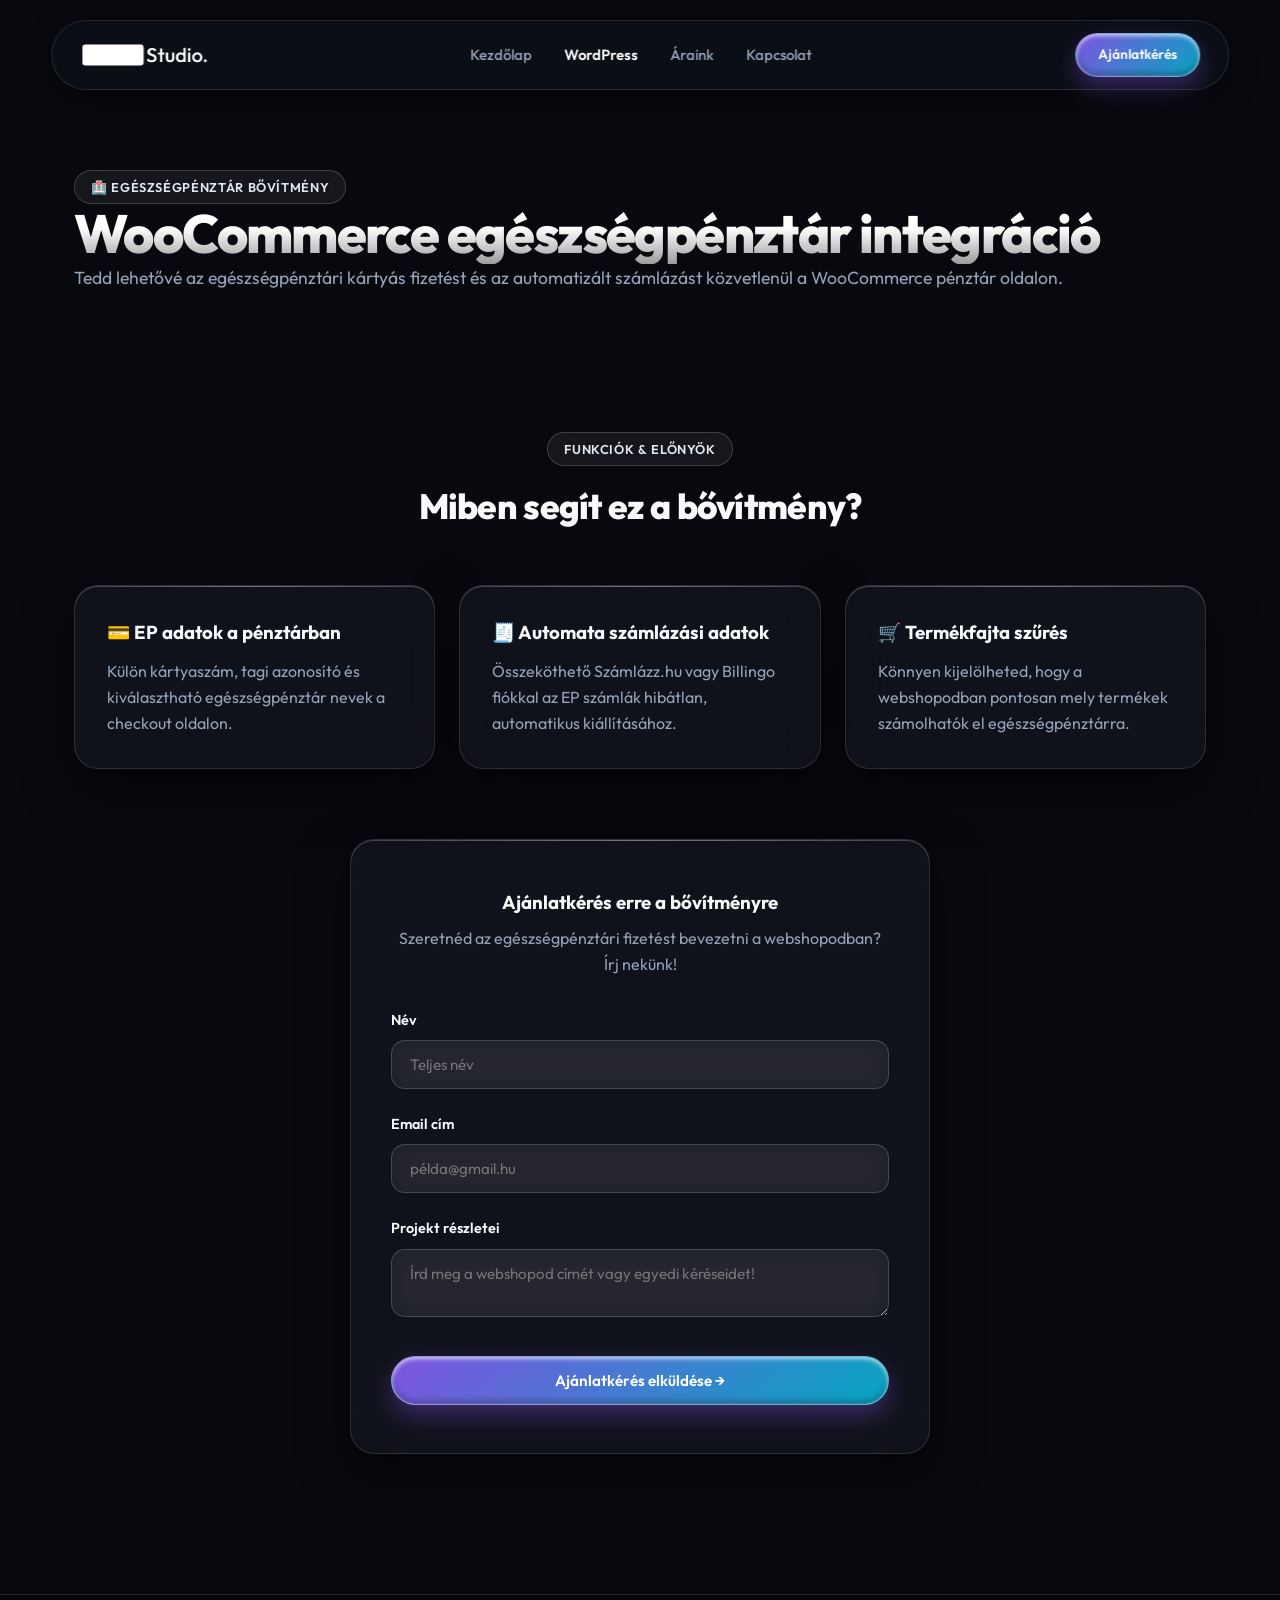
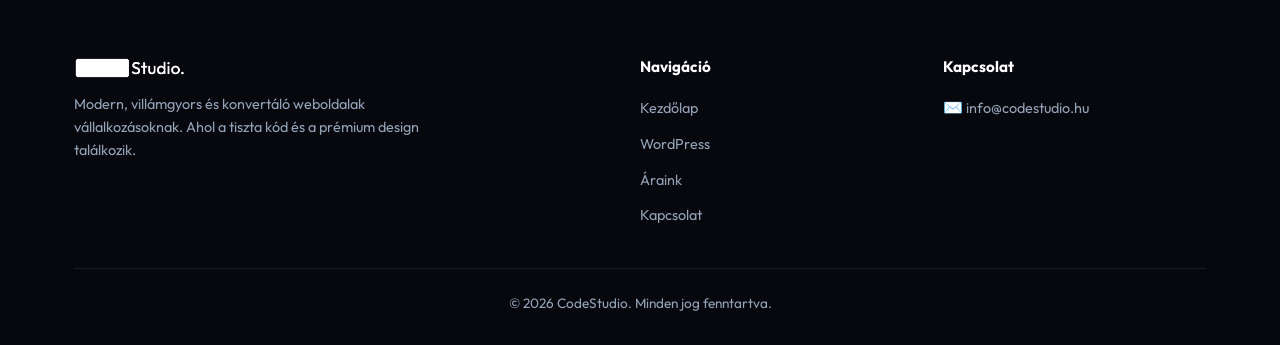
<file: woocommerce-egeszsegpenztar.html>
<!DOCTYPE html>
<html lang="hu">
<head>
    <meta charset="UTF-8">
    <meta name="viewport" content="width=device-width, initial-scale=1.0">
    <title>WooCommerce Egészségpénztár | CodeStudio</title>

    <!-- FAVICON -->
    <link rel="icon" type="image/png" href="images/codestudio-favicon.png">

    <!-- GOOGLE CDN OUTFIT FONT -->
    <link rel="preconnect" href="https://fonts.googleapis.com">
    <link rel="preconnect" href="https://fonts.gstatic.com" crossorigin>
    <link href="https://fonts.googleapis.com/css2?family=Outfit:wght@100..900&display=swap" rel="stylesheet">

    <!-- STYLESHEET -->
    <link rel="stylesheet" href="css/styles.css">
</head>
<body>

    <div class="ambient-glow-1"></div>
    <div class="ambient-glow-2"></div>

    <!-- NAVBAR -->
    <header>
        <div class="nav-inner">
            <a href="index.html" class="logo">
                <img src="images/codestudio-logo.avif" alt="CodeStudio Logo">
            </a>

            <!-- HAMBURGER GOMB MOBILRA -->
            <button class="mobile-toggle" aria-label="Menü megnyitása">
                <span class="bar"></span>
                <span class="bar"></span>
                <span class="bar"></span>
            </button>

            <ul class="nav-links">
                <li><a href="index.html">Kezdőlap</a></li>
                <li><a href="wordpress.html" class="active">WordPress</a></li>
                <li><a href="araink.html">Áraink</a></li>
                <li><a href="kapcsolat.html">Kapcsolat</a></li>
                <li class="mobile-cta"><a href="kapcsolat.html" class="btn btn-primary">Ajánlatkérés</a></li>
            </ul>

            <a href="kapcsolat.html" class="btn btn-primary desktop-cta" style="padding: 8px 18px; font-size: 0.85rem;">Ajánlatkérés</a>
        </div>
    </header>

    <!-- HERO SECTION -->
    <section class="hero">
        <div class="container">
            <span class="mono-tag">🏥 Egészségpénztár Bővítmény</span>
            <h1>WooCommerce egészségpénztár integráció</h1>
            <p>Tedd lehetővé az egészségpénztári kártyás fizetést és az automatizált számlázást közvetlenül a WooCommerce pénztár oldalon.</p>
        </div>
    </section>

    <!-- PLUGIN DETAIL SECTION -->
    <section class="section">
        <div class="container">
            <div class="section-title">
                <span class="mono-tag">Funkciók & előnyök</span>
                <h2>Miben segít ez a bővítmény?</h2>
            </div>

            <div class="grid-3" style="margin-bottom: 70px;">
                <div class="glass-panel" style="padding: 32px;">
                    <h3 style="margin-bottom: 12px;">💳 EP adatok a pénztárban</h3>
                    <p style="color: var(--text-muted);">Külön kártyaszám, tagi azonosító és kiválasztható egészségpénztár nevek a checkout oldalon.</p>
                </div>
                <div class="glass-panel" style="padding: 32px;">
                    <h3 style="margin-bottom: 12px;">🧾 Automata számlázási adatok</h3>
                    <p style="color: var(--text-muted);">Összeköthető Számlázz.hu vagy Billingo fiókkal az EP számlák hibátlan, automatikus kiállításához.</p>
                </div>
                <div class="glass-panel" style="padding: 32px;">
                    <h3 style="margin-bottom: 12px;">🛒 Termékfajta szűrés</h3>
                    <p style="color: var(--text-muted);">Könnyen kijelölheted, hogy a webshopodban pontosan mely termékek számolhatók el egészségpénztárra.</p>
                </div>
            </div>

            <!-- KAPCSOLATI ŰRLAP -->
            <div style="max-width: 580px; margin: 0 auto;">
                <div class="glass-panel" style="padding: 48px 40px;">
                    <h3 style="text-align: center; margin-bottom: 8px;">Ajánlatkérés erre a bővítményre</h3>
                    <p style="text-align: center; color: var(--text-muted); margin-bottom: 32px;">Szeretnéd az egészségpénztári fizetést bevezetni a webshopodban? Írj nekünk!</p>
                    
                    <form action="https://api.web3forms.com/submit" method="POST">
                        <input type="hidden" name="access_key" value="23efb807-b8fc-4566-b5e0-0a1b36a09f5e">
                        <input type="hidden" name="subject" value="Új ajánlatkérés: WooCommerce Egészségpénztár">
                        <input type="hidden" name="Valasztott_szolgaltatas" value="WooCommerce Egészségpénztár Integráció">

                        <div class="form-group">
                            <label for="name">Név</label>
                            <input type="text" id="name" name="Nev" placeholder="Teljes név" required>
                        </div>

                        <div class="form-group">
                            <label for="email">Email cím</label>
                            <input type="email" id="email" name="email" placeholder="példa@gmail.hu" required>
                        </div>

                        <div class="form-group">
                            <label for="message">Projekt részletei</label>
                            <textarea id="message" name="Projekt_reszletei" placeholder="Írd meg a webshopod címét vagy egyedi kéréseidet!"></textarea>
                        </div>

                        <button type="submit" class="btn btn-primary" style="width: 100%; margin-top: 8px;">Ajánlatkérés elküldése →</button>
                    </form>
                </div>
            </div>

        </div>
    </section>

    <!-- LÁBLÉC -->
    <footer>
        <div class="container">
            <div class="footer-grid">
                <div>
                    <a href="index.html" class="logo" style="margin-bottom: 12px;">
                        <img src="images/codestudio-logo.avif" alt="CodeStudio Logo">
                    </a>
                    <p class="footer-slogan">Modern, villámgyors és konvertáló weboldalak vállalkozásoknak. Ahol a tiszta kód és a prémium design találkozik.</p>
                </div>
                <div>
                    <h4 class="footer-title">Navigáció</h4>
                    <ul class="footer-links">
                        <li><a href="index.html">Kezdőlap</a></li>
                        <li><a href="wordpress.html">WordPress</a></li>
                        <li><a href="araink.html">Áraink</a></li>
                        <li><a href="kapcsolat.html">Kapcsolat</a></li>
                    </ul>
                </div>
                <div>
                    <h4 class="footer-title">Kapcsolat</h4>
                    <p class="footer-contact">
                        ✉️ <a href="mailto:info@codestudio.hu">info@codestudio.hu</a>
                    </p>
                </div>
            </div>
            <div class="footer-bottom">
                <p>© 2026 CodeStudio. Minden jog fenntartva.</p>
            </div>
        </div>
    </footer>

    <!-- JAVASCRIPT BEHÍVÁSA -->
    <script src="js/script.js"></script>

</body>
</html>
</file>
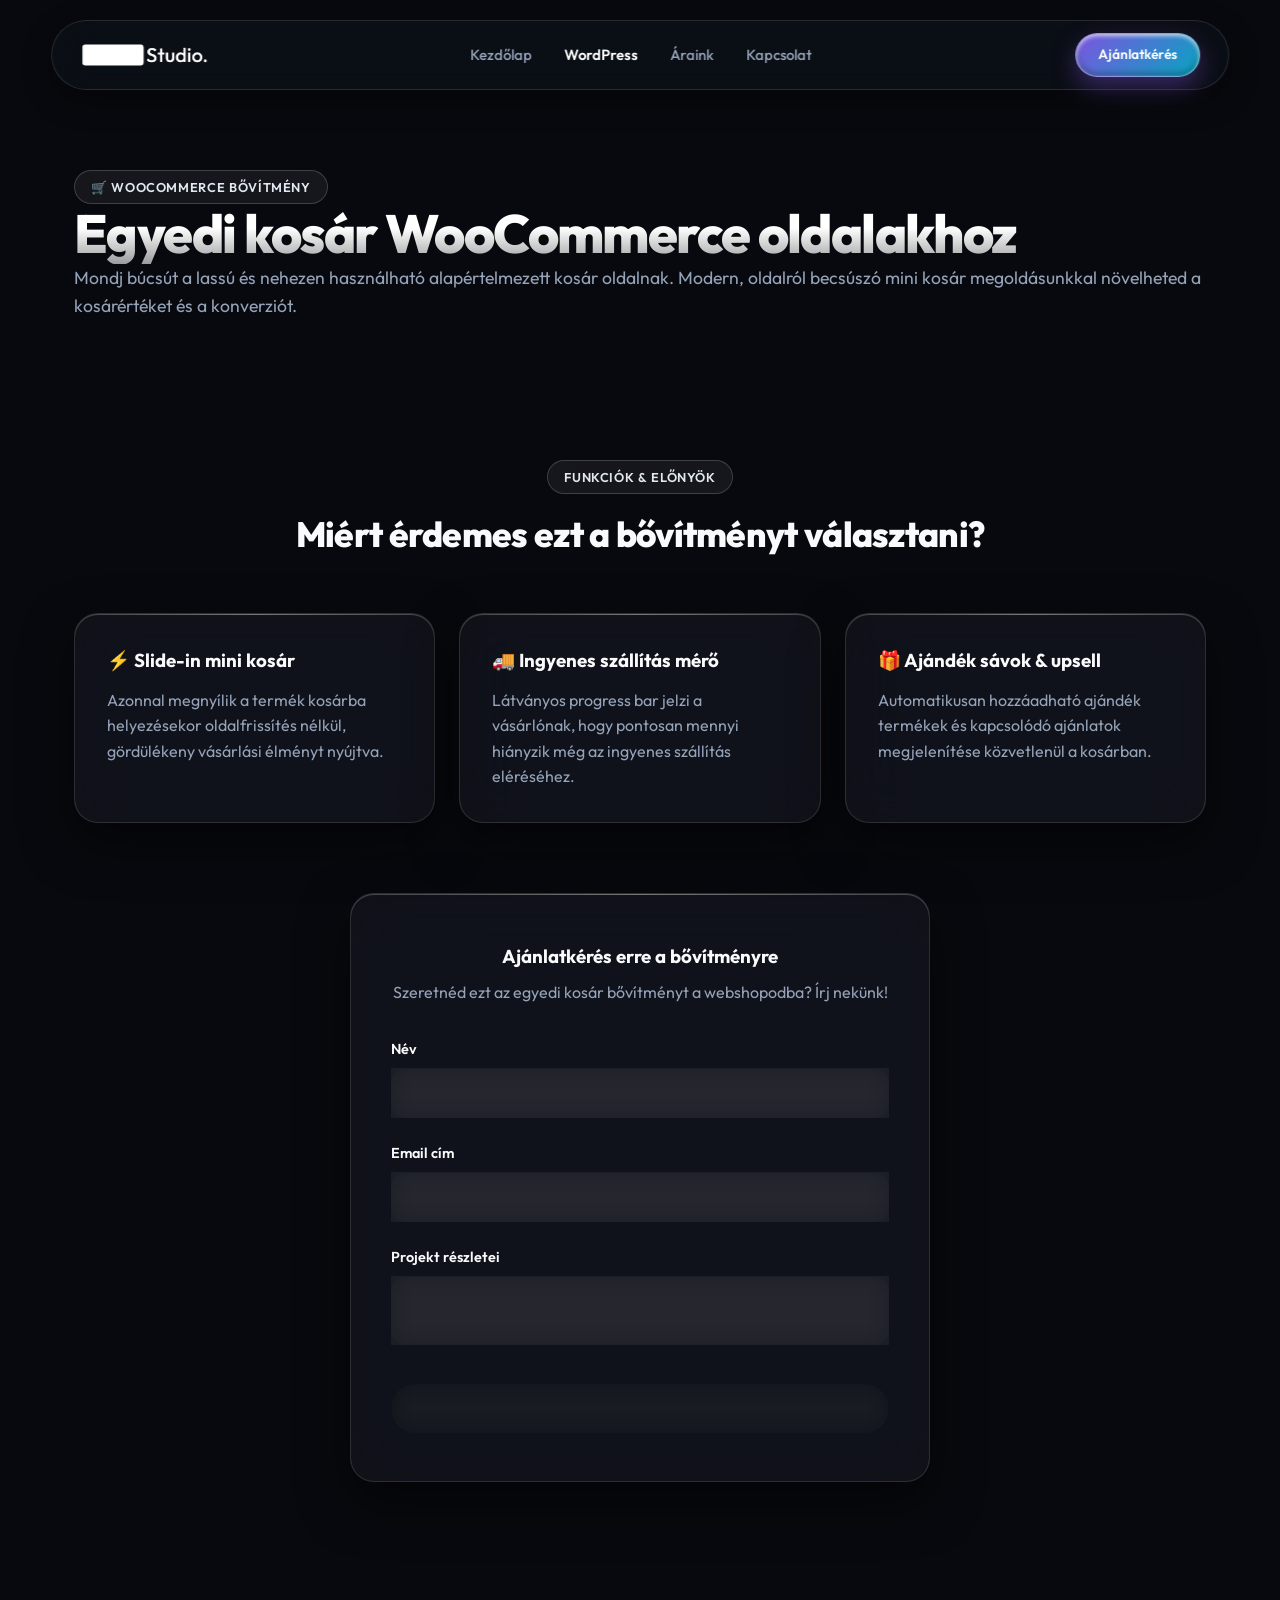
<file: woocommerce-egyedi-kosar.html>
<!DOCTYPE html>
<html lang="hu">
<head>
    <meta charset="UTF-8">
    <meta name="viewport" content="width=device-width, initial-scale=1.0">
    <title>WooCommerce Egyedi Kosár | CodeStudio</title>

    <!-- FAVICON -->
    <link rel="icon" type="image/png" href="images/codestudio-favicon.png">

    <!-- GOOGLE CDN OUTFIT FONT -->
    <link rel="preconnect" href="https://fonts.googleapis.com">
    <link rel="preconnect" href="https://fonts.gstatic.com" crossorigin>
    <link href="https://fonts.googleapis.com/css2?family=Outfit:wght@100..900&display=swap" rel="stylesheet">

    <!-- STYLESHEET -->
    <link rel="stylesheet" href="css/styles.css">
</head>
<body>

    <div class="ambient-glow-1"></div>
    <div class="ambient-glow-2"></div>

    <!-- NAVBAR -->
    <header>
        <div class="nav-inner">
            <a href="index.html" class="logo">
                <img src="images/codestudio-logo.avif" alt="CodeStudio Logo">
            </a>

            <!-- HAMBURGER GOMB MOBILRA -->
            <button class="mobile-toggle" aria-label="Menü megnyitása">
                <span class="bar"></span>
                <span class="bar"></span>
                <span class="bar"></span>
            </button>

            <ul class="nav-links">
                <li><a href="index.html">Kezdőlap</a></li>
                <li><a href="wordpress.html" class="active">WordPress</a></li>
                <li><a href="araink.html">Áraink</a></li>
                <li><a href="kapcsolat.html">Kapcsolat</a></li>
                <li class="mobile-cta"><a href="kapcsolat.html" class="btn btn-primary">Ajánlatkérés</a></li>
            </ul>

            <a href="kapcsolat.html" class="btn btn-primary desktop-cta" style="padding: 8px 18px; font-size: 0.85rem;">Ajánlatkérés</a>
        </div>
    </header>

    <!-- HERO SECTION -->
    <section class="hero">
        <div class="container">
            <span class="mono-tag">🛒 WooCommerce Bővítmény</span>
            <h1>Egyedi kosár WooCommerce oldalakhoz</h1>
            <p>Mondj búcsút a lassú és nehezen használható alapértelmezett kosár oldalnak. Modern, oldalról becsúszó mini kosár megoldásunkkal növelheted a kosárértéket és a konverziót.</p>
        </div>
    </section>

    <!-- PLUGIN DETAIL SECTION -->
    <section class="section">
        <div class="container">
            <div class="section-title">
                <span class="mono-tag">Funkciók & előnyök</span>
                <h2>Miért érdemes ezt a bővítményt választani?</h2>
            </div>

            <div class="grid-3" style="margin-bottom: 70px;">
                <div class="glass-panel" style="padding: 32px;">
                    <h3 style="margin-bottom: 12px;">⚡ Slide-in mini kosár</h3>
                    <p style="color: var(--text-muted);">Azonnal megnyílik a termék kosárba helyezésekor oldalfrissítés nélkül, gördülékeny vásárlási élményt nyújtva.</p>
                </div>
                <div class="glass-panel" style="padding: 32px;">
                    <h3 style="margin-bottom: 12px;">🚚 Ingyenes szállítás mérő</h3>
                    <p style="color: var(--text-muted);">Látványos progress bar jelzi a vásárlónak, hogy pontosan mennyi hiányzik még az ingyenes szállítás eléréséhez.</p>
                </div>
                <div class="glass-panel" style="padding: 32px;">
                    <h3 style="margin-bottom: 12px;">🎁 Ajándék sávok & upsell</h3>
                    <p style="color: var(--text-muted);">Automatikusan hozzáadható ajándék termékek és kapcsolódó ajánlatok megjelenítése közvetlenül a kosárban.</p>
                </div>
            </div>

            <!-- KAPCSOLATI ŰRLAP -->
            <div style="max-width: 580px; margin: 0 auto;">
                <div class="glass-panel" style="padding: 48px 40px;">
                    <h3 style="text-align: center; margin-bottom: 8px;">Ajánlatkérés erre a bővítményre</h3>
                    <p style="text-align: center; color: var(--text-muted); margin-bottom: 32px;">Szeretnéd ezt az egyedi kosár bővítményt a webshopodba? Írj nekünk!</p>
                    
                    <form action="https://api.web3forms.com/submit" method="POST">
                        <input type="hidden" name="access_key" value="23efb807-b8fc-4566-b5e0-0a1b36a09f5e">
                        <input type="hidden" name="subject" value="Új ajánlatkérés: WooCommerce Egyedi Kosár">
                        <input type="hidden" name="Valasztott_szolgaltatas" value="WooCommerce Egyedi Kosár Bővítmény">

                        <div class="form-group">
                            <label for="name">Név</label>
                            <input type="text" id="name" name="Nev" placeholder="Teljes név" required>
                        </div>

                        <div class="form-group">
                            <label for="email">Email cím</label>
                            <input type="email" id="email" name="email" placeholder="példa@gmail.hu" required>
                        </div>

                        <div class="form-group">
                            <label for="message">Projekt részletei</label>
                            <textarea id="message" name="Projekt_reszletei" placeholder="Írd meg a webshopod címét vagy egyedi kéréseidet!"></textarea>
                        </div>

                        <button type="submit" class="btn btn-primary" style="width: 100%; margin-top: 8px;">Ajánlatkérés elküldése →</button>
                    </form>
                </div>
            </div>

        </div>
    </section>

    <!-- LÁBLÉC -->
    <footer>
        <div class="container">
            <div class="footer-grid">
                <div>
                    <a href="index.html" class="logo" style="margin-bottom: 12px;">
                        <img src="images/codestudio-logo.avif" alt="CodeStudio Logo">
                    </a>
                    <p class="footer-slogan">Modern, villámgyors és konvertáló weboldalak vállalkozásoknak. Ahol a tiszta kód és a prémium design találkozik.</p>
                </div>
                <div>
                    <h4 class="footer-title">Navigáció</h4>
                    <ul class="footer-links">
                        <li><a href="index.html">Kezdőlap</a></li>
                        <li><a href="wordpress.html">WordPress</a></li>
                        <li><a href="araink.html">Áraink</a></li>
                        <li><a href="kapcsolat.html">Kapcsolat</a></li>
                    </ul>
                </div>
                <div>
                    <h4 class="footer-title">Kapcsolat</h4>
                    <p class="footer-contact">
                        ✉️ <a href="mailto:info@codestudio.hu">info@codestudio.hu</a>
                    </p>
                </div>
            </div>
            <div class="footer-bottom">
                <p>© 2026 CodeStudio. Minden jog fenntartva.</p>
            </div>
        </div>
    </footer>

    <!-- JAVASCRIPT BEHÍVÁSA -->
    <script src="js/script.js"></script>

</body>
</html>
</file>
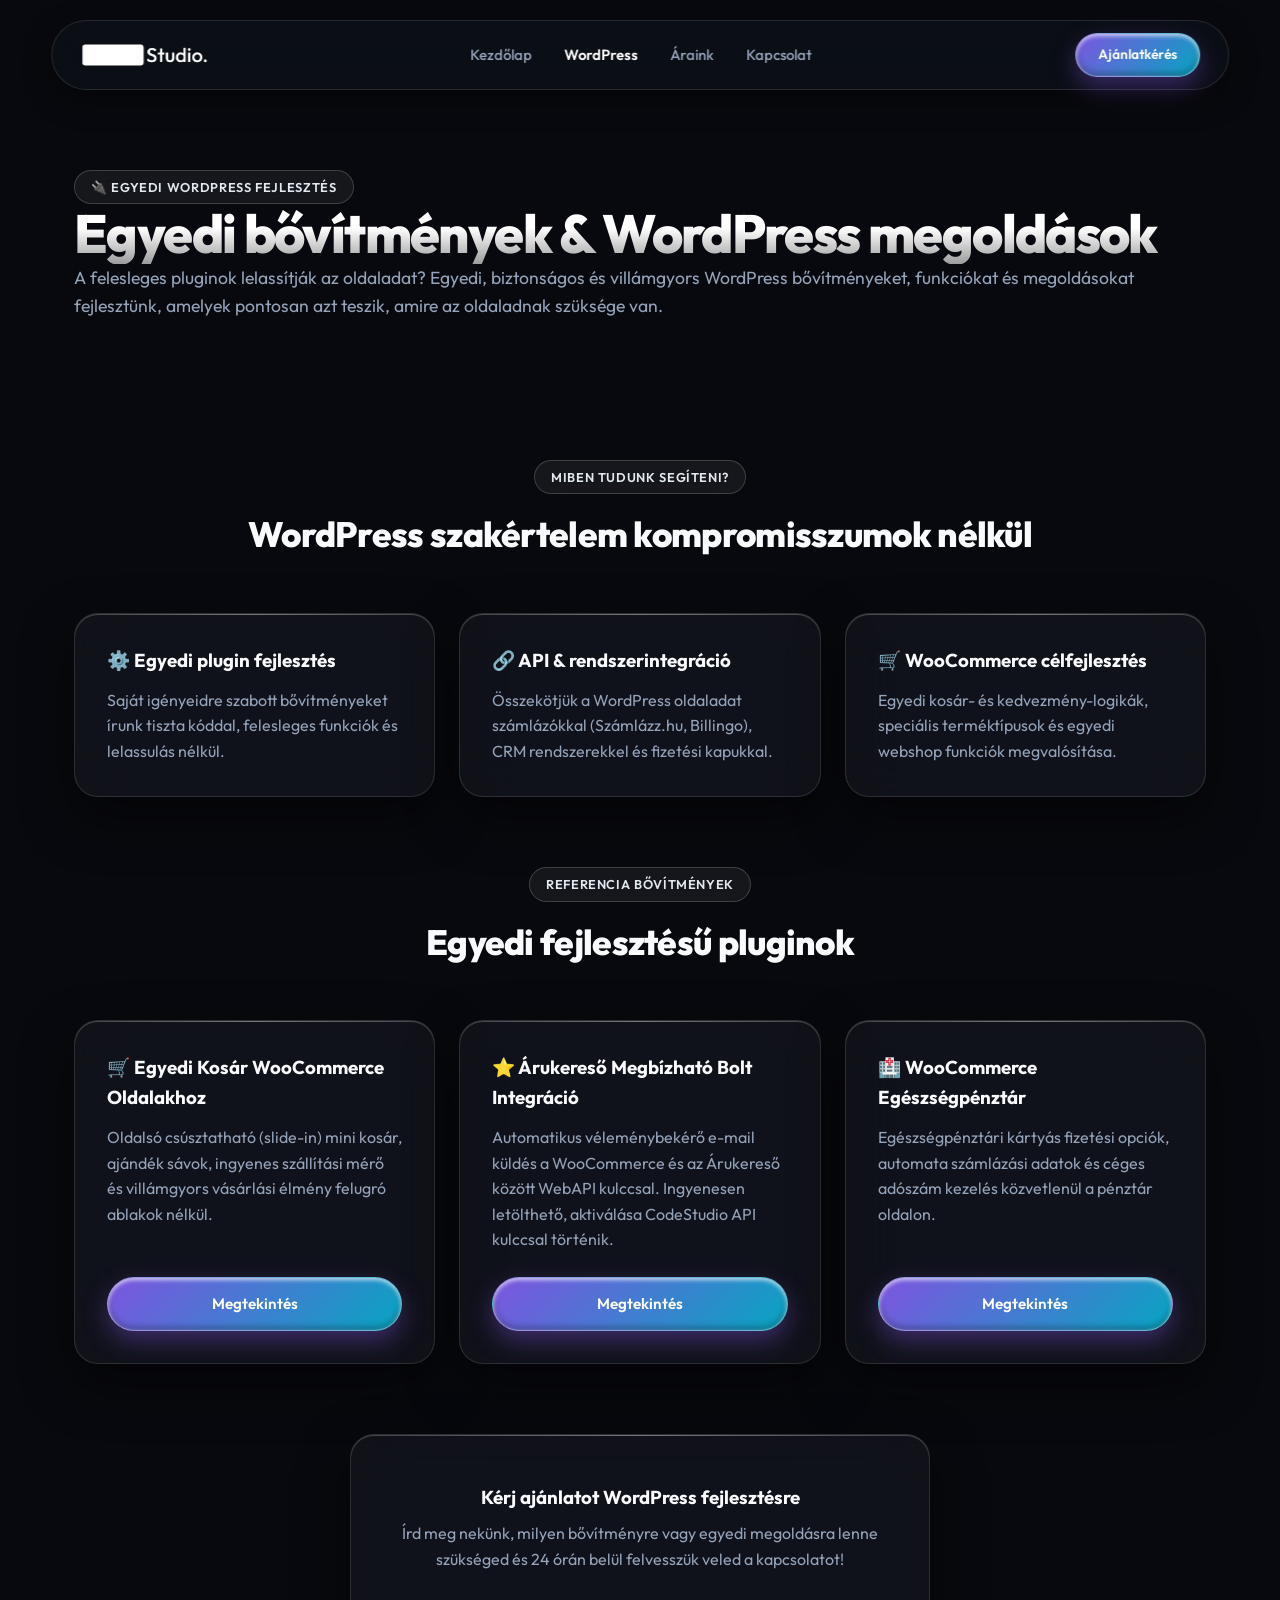
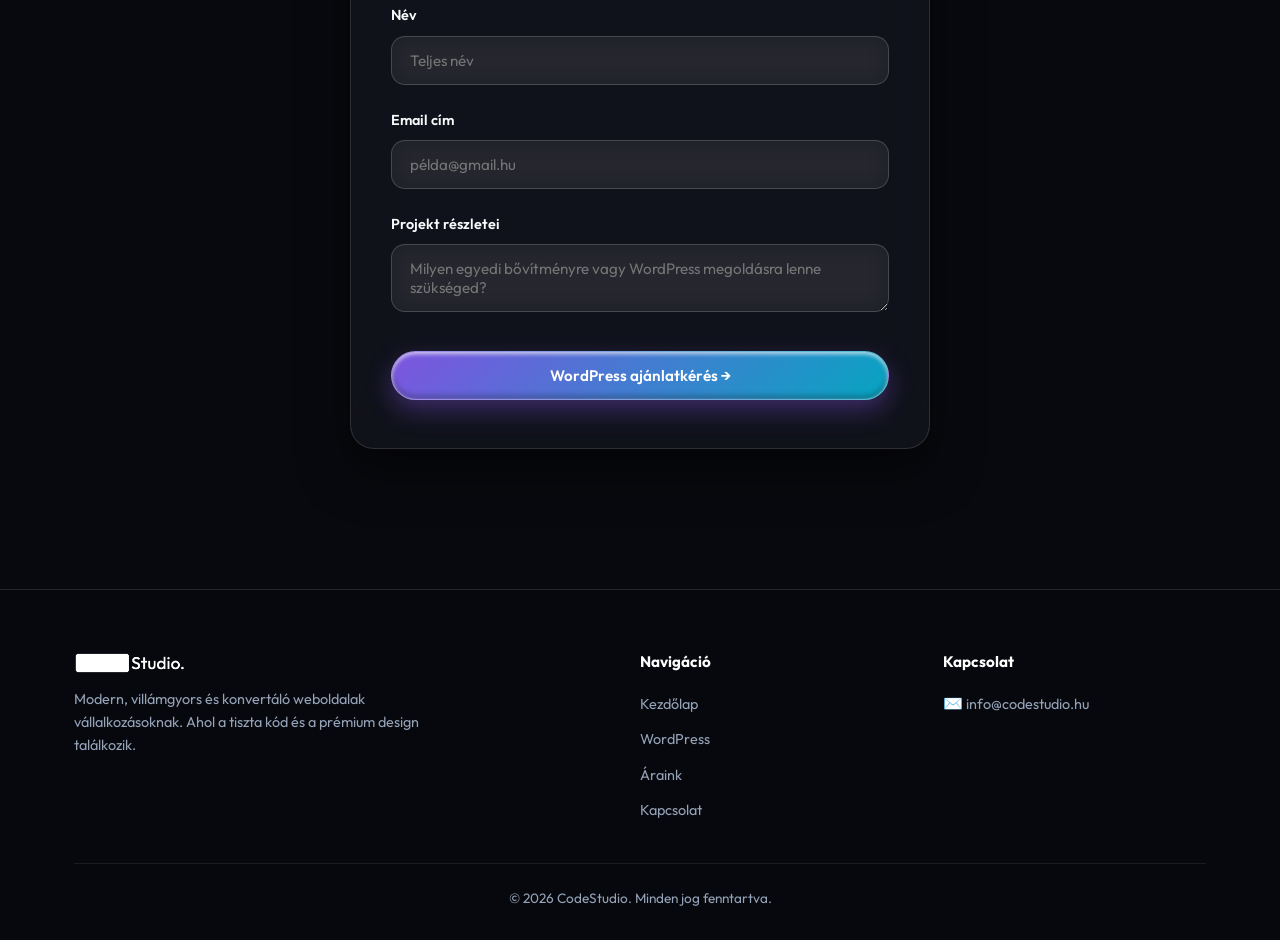
<file: wordpress.html>
<!DOCTYPE html>
<html lang="hu">
<head>
    <meta charset="UTF-8">
    <meta name="viewport" content="width=device-width, initial-scale=1.0">
    <title>WordPress | CodeStudio</title>

    <!-- FAVICON -->
    <link rel="icon" type="image/png" href="images/codestudio-favicon.png">

    <!-- GOOGLE CDN OUTFIT FONT -->
    <link rel="preconnect" href="https://fonts.googleapis.com">
    <link rel="preconnect" href="https://fonts.gstatic.com" crossorigin>
    <link href="https://fonts.googleapis.com/css2?family=Outfit:wght@100..900&display=swap" rel="stylesheet">

    <!-- STYLESHEET -->
    <link rel="stylesheet" href="css/styles.css">
</head>
<body>

    <div class="ambient-glow-1"></div>
    <div class="ambient-glow-2"></div>

    <!-- NAVBAR -->
    <header>
        <div class="nav-inner">
            <a href="index.html" class="logo">
                <img src="images/codestudio-logo.avif" alt="CodeStudio Logo">
            </a>

            <!-- HAMBURGER GOMB MOBILRA -->
            <button class="mobile-toggle" aria-label="Menü megnyitása">
                <span class="bar"></span>
                <span class="bar"></span>
                <span class="bar"></span>
            </button>

            <ul class="nav-links">
                <li><a href="index.html">Kezdőlap</a></li>
                <li><a href="wordpress.html" class="active">WordPress</a></li>
                <li><a href="araink.html">Áraink</a></li>
                <li><a href="kapcsolat.html">Kapcsolat</a></li>
                <li class="mobile-cta"><a href="kapcsolat.html" class="btn btn-primary">Ajánlatkérés</a></li>
            </ul>

            <a href="kapcsolat.html" class="btn btn-primary desktop-cta" style="padding: 8px 18px; font-size: 0.85rem;">Ajánlatkérés</a>
        </div>
    </header>

    <!-- HERO SECTION -->
    <section class="hero">
        <div class="container">
            <span class="mono-tag">🔌 Egyedi WordPress fejlesztés</span>
            <h1>Egyedi bővítmények & WordPress megoldások</h1>
            <p>A felesleges pluginok lelassítják az oldaladat? Egyedi, biztonságos és villámgyors WordPress bővítményeket, funkciókat és megoldásokat fejlesztünk, amelyek pontosan azt teszik, amire az oldaladnak szüksége van.</p>
        </div>
    </section>

    <!-- WORDPRESS SZOLGÁLTATÁSOK -->
    <section class="section">
        <div class="container">
            <div class="section-title">
                <span class="mono-tag">Miben tudunk segíteni?</span>
                <h2>WordPress szakértelem kompromisszumok nélkül</h2>
            </div>
            
            <div class="grid-3" style="margin-bottom: 70px;">
                <div class="glass-panel" style="padding: 32px;">
                    <h3 style="margin-bottom: 12px;">⚙️ Egyedi plugin fejlesztés</h3>
                    <p style="color: var(--text-muted);">Saját igényeidre szabott bővítményeket írunk tiszta kóddal, felesleges funkciók és lelassulás nélkül.</p>
                </div>
                <div class="glass-panel" style="padding: 32px;">
                    <h3 style="margin-bottom: 12px;">🔗 API & rendszerintegráció</h3>
                    <p style="color: var(--text-muted);">Összekötjük a WordPress oldaladat számlázókkal (Számlázz.hu, Billingo), CRM rendszerekkel és fizetési kapukkal.</p>
                </div>
                <div class="glass-panel" style="padding: 32px;">
                    <h3 style="margin-bottom: 12px;">🛒 WooCommerce célfejlesztés</h3>
                    <p style="color: var(--text-muted);">Egyedi kosár- és kedvezmény-logikák, speciális terméktípusok és egyedi webshop funkciók megvalósítása.</p>
                </div>
            </div>

            <!-- ELKÉSZÍTETT PLUGINOK -->
            <div class="section-title">
                <span class="mono-tag">Referencia bővítmények</span>
                <h2>Egyedi fejlesztésű pluginok</h2>
            </div>

            <div class="grid-3" style="margin-bottom: 70px; align-items: stretch;">
                
                <div class="glass-panel" style="padding: 32px; display: flex; flex-direction: column; justify-content: space-between;">
                    <div>
                        <h3 style="margin-bottom: 12px;">🛒 Egyedi Kosár WooCommerce Oldalakhoz</h3>
                        <p style="color: var(--text-muted);">Oldalsó csúsztatható (slide-in) mini kosár, ajándék sávok, ingyenes szállítási mérő és villámgyors vásárlási élmény felugró ablakok nélkül.</p>
                    </div>
                    <a href="woocommerce-egyedi-kosar.html" class="btn btn-primary" style="width: 100%; margin-top: 24px;">Megtekintés</a>
                </div>

                <div class="glass-panel" style="padding: 32px; display: flex; flex-direction: column; justify-content: space-between;">
                    <div>
                        <h3 style="margin-bottom: 12px;">⭐ Árukereső Megbízható Bolt Integráció</h3>
                        <p style="color: var(--text-muted);">Automatikus véleménybekérő e-mail küldés a WooCommerce és az Árukereső között WebAPI kulccsal. Ingyenesen letölthető, aktiválása CodeStudio API kulccsal történik.</p>
                    </div>
                    <a href="arukereso-megbizhato-bolt.html" class="btn btn-primary" style="width: 100%; margin-top: 24px;">Megtekintés</a>
                </div>

                <div class="glass-panel" style="padding: 32px; display: flex; flex-direction: column; justify-content: space-between;">
                    <div>
                        <h3 style="margin-bottom: 12px;">🏥 WooCommerce Egészségpénztár</h3>
                        <p style="color: var(--text-muted);">Egészségpénztári kártyás fizetési opciók, automata számlázási adatok és céges adószám kezelés közvetlenül a pénztár oldalon.</p>
                    </div>
                    <a href="woocommerce-egeszsegpenztar.html" class="btn btn-primary" style="width: 100%; margin-top: 24px;">Megtekintés</a>
                </div>

            </div>

            <!-- KAPCSOLATI ŰRLAP -->
            <div style="max-width: 580px; margin: 0 auto;">
                <div class="glass-panel" style="padding: 48px 40px;">
                    <h3 style="text-align: center; margin-bottom: 8px;">Kérj ajánlatot WordPress fejlesztésre</h3>
                    <p style="text-align: center; color: var(--text-muted); margin-bottom: 32px;">Írd meg nekünk, milyen bővítményre vagy egyedi megoldásra lenne szükséged és 24 órán belül felvesszük veled a kapcsolatot!</p>
                    
                    <form action="https://api.web3forms.com/submit" method="POST">
                        <input type="hidden" name="access_key" value="23efb807-b8fc-4566-b5e0-0a1b36a09f5e">
                        <input type="hidden" name="subject" value="Új WordPress ajánlatkérés a CodeStudio oldalról">
                        <input type="hidden" name="Valasztott_szolgaltatas" value="Egyedi WordPress szolgáltatás">

                        <div class="form-group">
                            <label for="name">Név</label>
                            <input type="text" id="name" name="Nev" placeholder="Teljes név" required>
                        </div>

                        <div class="form-group">
                            <label for="email">Email cím</label>
                            <input type="email" id="email" name="email" placeholder="példa@gmail.hu" required>
                        </div>

                        <div class="form-group">
                            <label for="message">Projekt részletei</label>
                            <textarea id="message" name="Projekt_reszletei" placeholder="Milyen egyedi bővítményre vagy WordPress megoldásra lenne szükséged?"></textarea>
                        </div>

                        <button type="submit" class="btn btn-primary" style="width: 100%; margin-top: 8px;">WordPress ajánlatkérés →</button>
                    </form>
                </div>
            </div>

        </div>
    </section>

    <!-- LÁBLÉC -->
    <footer>
        <div class="container">
            <div class="footer-grid">
                <div>
                    <a href="index.html" class="logo" style="margin-bottom: 12px;">
                        <img src="images/codestudio-logo.avif" alt="CodeStudio Logo">
                    </a>
                    <p class="footer-slogan">Modern, villámgyors és konvertáló weboldalak vállalkozásoknak. Ahol a tiszta kód és a prémium design találkozik.</p>
                </div>
                <div>
                    <h4 class="footer-title">Navigáció</h4>
                    <ul class="footer-links">
                        <li><a href="index.html">Kezdőlap</a></li>
                        <li><a href="wordpress.html">WordPress</a></li>
                        <li><a href="araink.html">Áraink</a></li>
                        <li><a href="kapcsolat.html">Kapcsolat</a></li>
                    </ul>
                </div>
                <div>
                    <h4 class="footer-title">Kapcsolat</h4>
                    <p class="footer-contact">
                        ✉️ <a href="mailto:info@codestudio.hu">info@codestudio.hu</a>
                    </p>
                </div>
            </div>
            <div class="footer-bottom">
                <p>© 2026 CodeStudio. Minden jog fenntartva.</p>
            </div>
        </div>
    </footer>

    <!-- JS FÁJL -->
    <script src="js/script.js"></script>

</body>
</html>
</file>
<file: css/styles.css>
/* ==========================================================================
   GLOBAL DESIGN SYSTEM (CODESTUDIO - DARK LIQUID GLASS & SPATIAL THEME)
   ========================================================================== */

/* 1. LOCAL & CDN FONT SETUP */
@font-face {
    font-family: 'Outfit';
    src: url('../fonts/Outfit-Variable.woff2') format('woff2-variations'),
         url('../fonts/Outfit-Variable.woff2') format('woff2');
    font-weight: 100 900;
    font-display: swap;
}

/* 2. ROOT VARIABLES */
:root {
    --bg-dark: #08090e;
    --card-bg: rgba(255, 255, 255, 0.04);
    --card-border: rgba(255, 255, 255, 0.12);
    --card-border-light: rgba(255, 255, 255, 0.28);
    --glass-nav: rgba(13, 16, 23, 0.75);
    
    --text-main: #f8fafc;
    --text-muted: #94a3b8;
    
    --accent-cyan: #0284c7;
    --accent-blue: #2563eb;
    --accent-purple: #8b5cf6;
    --accent-teal: #14b8a6;
    
    --accent-gradient: linear-gradient(135deg, rgba(139, 92, 246, 0.9), rgba(6, 182, 212, 0.9));
    --accent-gradient-hover: linear-gradient(135deg, rgba(168, 85, 247, 1), rgba(14, 165, 233, 1));
    
    --font-sans: 'Outfit', -apple-system, BlinkMacSystemFont, sans-serif;
    --font-mono: 'JetBrains Mono', monospace;
    
    --shadow-glass: 0 20px 50px rgba(0, 0, 0, 0.5), inset 0 1px 0 rgba(255, 255, 255, 0.2);
    --shadow-btn: 0 10px 25px rgba(139, 92, 246, 0.35);
}

/* 3. RESET & OVERFLOW PREVENT */
*, *::before, *::after {
    margin: 0;
    padding: 0;
    box-sizing: border-box;
}

html, body {
    overflow-x: hidden !important;
    max-width: 100vw !important;
    width: 100%;
}

html {
    scroll-behavior: smooth;
}

body {
    background-color: var(--bg-dark);
    color: var(--text-main);
    font-family: var(--font-sans);
    line-height: 1.6;
    -webkit-font-smoothing: antialiased;
    position: relative;
    min-height: 100vh;
}

/* 4. AMBIENT BACKGROUND GLOWS */
.ambient-canvas {
    position: fixed;
    top: 0;
    left: 0;
    width: 100vw;
    height: 100vh;
    z-index: -1;
    overflow: hidden;
    pointer-events: none;
}

.orb {
    position: absolute;
    border-radius: 50%;
    filter: blur(110px);
    opacity: 0.45;
    animation: float 20s ease-in-out infinite alternate;
}

.orb-1 {
    width: 550px;
    height: 550px;
    background: radial-gradient(circle, var(--accent-purple), transparent 70%);
    top: -100px;
    left: 15%;
}

.orb-2 {
    width: 600px;
    height: 600px;
    background: radial-gradient(circle, var(--accent-cyan), transparent 70%);
    top: 35%;
    right: -100px;
    animation-delay: -6s;
}

.orb-3 {
    width: 450px;
    height: 450px;
    background: radial-gradient(circle, var(--accent-blue), transparent 70%);
    bottom: 5%;
    left: 20%;
    animation-delay: -12s;
}

@keyframes float {
    0% { transform: translate(0, 0) scale(1); }
    50% { transform: translate(30px, 50px) scale(1.08); }
    100% { transform: translate(-30px, 20px) scale(0.95); }
}

/* 5. LAYOUT CONTAINER */
.container {
    max-width: 1180px;
    margin: 0 auto;
    padding: 0 24px;
    width: 100%;
}

/* 6. FROSTED GLASS PANELS */
.glass-panel {
    background: var(--card-bg);
    backdrop-filter: blur(28px) saturate(190%);
    -webkit-backdrop-filter: blur(28px) saturate(190%);
    border: 1px solid var(--card-border);
    border-radius: 24px;
    box-shadow: var(--shadow-glass);
    position: relative;
    overflow: hidden;
    transition: transform 0.3s cubic-bezier(0.16, 1, 0.3, 1), border-color 0.3s ease;
}

.glass-panel::before {
    content: '';
    position: absolute;
    top: 0; left: 0; right: 0; height: 1px;
    background: linear-gradient(90deg, transparent, var(--card-border-light), transparent);
}

.glass-panel:hover {
    border-color: rgba(255, 255, 255, 0.3);
}

/* 7. TAGS & BADGES */
.mono-tag {
    font-size: 0.8rem;
    text-transform: uppercase;
    letter-spacing: 0.05em;
    color: #e2e8f0;
    background: rgba(255, 255, 255, 0.06);
    border: 1px solid rgba(255, 255, 255, 0.18);
    backdrop-filter: blur(12px);
    padding: 6px 16px;
    border-radius: 99px;
    display: inline-flex;
    align-items: center;
    gap: 8px;
    font-weight: 600;
}

.badge-dot {
    width: 8px;
    height: 8px;
    border-radius: 50%;
    background: var(--accent-teal);
    box-shadow: 0 0 10px var(--accent-teal);
}

/* 8. BUTTONS */
button, input[type="submit"], .btn {
    font-family: var(--font-sans) !important;
}

.btn {
    display: inline-flex;
    align-items: center;
    justify-content: center;
    gap: 8px;
    padding: 14px 28px;
    border-radius: 9999px;
    font-weight: 600;
    font-size: 0.95rem;
    cursor: pointer;
    transition: all 0.3s cubic-bezier(0.16, 1, 0.3, 1);
    text-decoration: none;
    border: none;
}

.btn-primary {
    background: var(--accent-gradient) !important;
    color: #ffffff !important;
    border: 1px solid rgba(255, 255, 255, 0.3) !important;
    box-shadow: 
        inset 0 2px 4px rgba(255, 255, 255, 0.7),
        inset 0 -3px 6px rgba(0, 0, 0, 0.3),
        var(--shadow-btn) !important;
    backdrop-filter: blur(12px);
}

.btn-primary:hover {
    background: var(--accent-gradient-hover) !important;
    transform: translateY(-2px) scale(1.02);
    box-shadow: 
        inset 0 3px 6px rgba(255, 255, 255, 0.9),
        0 15px 35px rgba(6, 182, 212, 0.4) !important;
}

.btn-glass {
    background: rgba(255, 255, 255, 0.08);
    backdrop-filter: blur(16px);
    color: #ffffff;
    border: 1px solid rgba(255, 255, 255, 0.2);
    box-shadow: inset 0 1px 2px rgba(255, 255, 255, 0.3);
}

.btn-glass:hover {
    background: rgba(255, 255, 255, 0.16);
    border-color: rgba(255, 255, 255, 0.4);
    transform: translateY(-2px);
}

/* 9. HEADER & NAVIGATION */
header {
    position: fixed;
    top: 20px;
    left: 50%;
    transform: translateX(-50%);
    width: min(1180px, 92%);
    z-index: 1000;
}

.nav-inner {
    display: flex;
    align-items: center;
    justify-content: space-between;
    padding: 12px 28px;
    background: var(--glass-nav);
    backdrop-filter: blur(24px) saturate(180%);
    -webkit-backdrop-filter: blur(24px) saturate(180%);
    border: 1px solid var(--card-border);
    border-radius: 99px;
    box-shadow: 0 10px 30px rgba(0, 0, 0, 0.4);
}

.logo {
    text-decoration: none;
    display: flex;
    align-items: center;
}

.logo img {
    height: 30px !important;
    max-height: 30px !important;
    width: auto !important;
    object-fit: contain !important;
    filter: brightness(0) invert(1); /* Ensures dark-mode logo visibility */
}

.nav-links {
    display: flex;
    gap: 32px;
    list-style: none;
}

.nav-links a {
    color: var(--text-muted);
    text-decoration: none;
    font-size: 0.92rem;
    font-weight: 500;
    transition: color 0.2s;
}

.nav-links a:hover, .nav-links a.active {
    color: #ffffff;
    font-weight: 600;
}

.mobile-toggle { display: none !important; }
.mobile-cta { display: none !important; }
.desktop-cta { 
    display: inline-flex !important; 
    padding: 10px 22px !important; 
    font-size: 0.85rem !important; 
}

/* 10. HERO SECTION */
.hero {
    padding-top: 170px;
    padding-bottom: 60px;
}

.hero-container {
    max-width: 1180px;
    margin: 0 auto;
    padding: 0 24px;
    display: grid;
    grid-template-columns: 1fr 1fr;
    gap: 50px;
    align-items: center;
}

.hero-content {
    display: flex;
    flex-direction: column;
    align-items: flex-start;
    gap: 20px;
}

.hero h1 {
    font-size: clamp(2.4rem, 4.2vw, 3.8rem);
    font-weight: 800;
    letter-spacing: -0.03em;
    line-height: 1.1;
    background: linear-gradient(180deg, #ffffff 40%, rgba(255, 255, 255, 0.6) 100%);
    -webkit-background-clip: text;
    -webkit-text-fill-color: transparent;
}

.hero p {
    font-size: 1.1rem;
    color: var(--text-muted);
    font-weight: 400;
    line-height: 1.6;
}

.hero-actions {
    display: flex;
    gap: 16px;
    align-items: center;
    margin-top: 8px;
}

/* 11. HERO WIDGET (LIQUID DASHBOARD MOCKUP) */
.hero-widget-container {
    position: relative;
}

.hero-widget {
    padding: 28px;
    display: flex;
    flex-direction: column;
    gap: 20px;
    transform: perspective(1000px) rotateY(-5deg) rotateX(3deg);
    transition: transform 0.5s ease;
}

.hero-widget:hover {
    transform: perspective(1000px) rotateY(0deg) rotateX(0deg);
}

.widget-header {
    display: flex;
    align-items: center;
    justify-content: space-between;
    padding-bottom: 14px;
    border-bottom: 1px solid rgba(255, 255, 255, 0.08);
}

.widget-title {
    font-size: 0.85rem;
    font-weight: 600;
    color: var(--text-muted);
    display: flex;
    align-items: center;
    gap: 8px;
}

.status-indicator {
    width: 8px;
    height: 8px;
    border-radius: 50%;
    background: var(--accent-teal);
    box-shadow: 0 0 8px var(--accent-teal);
}

.window-dots {
    display: flex;
    gap: 6px;
}

.window-dots span {
    width: 8px;
    height: 8px;
    border-radius: 50%;
    background: rgba(255, 255, 255, 0.2);
}

.widget-grid {
    display: grid;
    grid-template-columns: 1fr 1fr;
    gap: 16px;
}

.soft-card {
    background: rgba(20, 24, 33, 0.7);
    border-radius: 18px;
    border: 1px solid rgba(255, 255, 255, 0.08);
    padding: 18px;
    box-shadow: inset 1px 1px 1px rgba(255,255,255,0.1);
}

.soft-card.full-width {
    grid-column: span 2;
}

.soft-card-header {
    display: flex;
    align-items: baseline;
    gap: 4px;
}

.score-number {
    font-size: 1.8rem;
    font-weight: 800;
    color: #fff;
    font-family: var(--font-mono);
}

.score-unit {
    font-size: 0.85rem;
    color: var(--text-muted);
}

.soft-card-title {
    font-size: 0.8rem;
    color: var(--text-muted);
    margin-top: 4px;
    margin-bottom: 10px;
}

.soft-card-title-lg {
    font-size: 0.95rem;
    font-weight: 700;
    color: #fff;
}

.soft-card-sub {
    font-size: 0.78rem;
    color: var(--text-muted);
}

.progress-bar {
    width: 100%;
    height: 6px;
    background: rgba(255, 255, 255, 0.1);
    border-radius: 99px;
    overflow: hidden;
}

.progress-fill {
    height: 100%;
    background: linear-gradient(90deg, var(--accent-purple), var(--accent-teal));
    border-radius: 99px;
}

.progress-fill.cyan {
    background: linear-gradient(90deg, var(--accent-cyan), var(--accent-blue));
}

.flex-between {
    display: flex;
    align-items: center;
    justify-content: space-between;
}

.pulse-icon {
    font-size: 1.4rem;
    background: rgba(255, 255, 255, 0.06);
    padding: 8px 12px;
    border-radius: 12px;
    border: 1px solid rgba(255,255,255,0.15);
}

/* 12. STATS SECTION */
.stats-section {
    padding: 40px 0;
}

.stats-grid {
    display: grid;
    grid-template-columns: repeat(4, 1fr);
    padding: 32px;
    text-align: center;
}

.stat-value {
    font-size: 2rem;
    font-weight: 800;
    color: #fff;
    font-family: var(--font-mono);
}

.stat-label {
    font-size: 0.85rem;
    color: var(--text-muted);
    margin-top: 4px;
}

/* 13. SECTIONS & SERVICES */
.section {
    padding: 80px 0;
}

.section-title {
    text-align: center;
    margin-bottom: 50px;
}

.section-title h2 {
    font-size: 2.2rem;
    font-weight: 800;
    margin-top: 12px;
    letter-spacing: -0.02em;
}

.grid-3 {
    display: grid;
    grid-template-columns: repeat(auto-fit, minmax(300px, 1fr));
    gap: 24px;
}

.service-card {
    padding: 36px;
    display: flex;
    flex-direction: column;
    gap: 16px;
}

.service-card:hover {
    transform: translateY(-6px);
}

.icon-box {
    width: 52px;
    height: 52px;
    border-radius: 16px;
    background: rgba(255, 255, 255, 0.06);
    border: 1px solid rgba(255, 255, 255, 0.18);
    display: flex;
    align-items: center;
    justify-content: center;
    font-size: 1.5rem;
    box-shadow: inset 0 1px 2px rgba(255, 255, 255, 0.3);
}

.service-card h3 {
    font-size: 1.25rem;
    font-weight: 700;
    color: #fff;
}

.service-card p {
    color: var(--text-muted);
    font-size: 0.95rem;
    line-height: 1.6;
}

/* 14. CTA BANNER */
.cta-box {
    padding: 60px 36px;
    text-align: center;
    display: flex;
    flex-direction: column;
    align-items: center;
    gap: 16px;
    background: radial-gradient(circle at center, rgba(139, 92, 246, 0.2), rgba(8, 9, 14, 0.8) 70%);
}

.cta-box h2 {
    font-size: 2.2rem;
    font-weight: 800;
}

.cta-box p {
    color: var(--text-muted);
    max-width: 550px;
    font-size: 1.05rem;
}

/* 15. FORM STYLING (FOR KAPCSOLAT / OTHER PAGES) */
.form-group {
    margin-bottom: 24px;
    text-align: left;
}

label {
    display: block;
    font-weight: 600;
    font-size: 0.9rem;
    margin-bottom: 8px;
    color: var(--text-main);
}

input, textarea, select {
    width: 100%;
    background: rgba(255, 255, 255, 0.05) !important;
    border: 1px solid rgba(255, 255, 255, 0.18) !important;
    border-radius: 14px !important;
    padding: 14px 18px;
    font-size: 0.95rem;
    font-family: var(--font-sans) !important;
    color: #ffffff !important;
    outline: none;
    backdrop-filter: blur(12px);
    transition: border-color 0.2s ease;
}

input:focus, textarea:focus, select:focus {
    border-color: var(--accent-cyan) !important;
}

/* 16. FOOTER */
footer {
    padding: 60px 0 30px;
    border-top: 1px solid var(--card-border);
    margin-top: 60px;
    background: rgba(8, 9, 14, 0.8);
    backdrop-filter: blur(20px);
}

.footer-grid {
    display: grid;
    grid-template-columns: 2fr 1fr 1fr;
    gap: 40px;
    margin-bottom: 40px;
}

.footer-slogan {
    color: var(--text-muted);
    font-size: 0.9rem;
    max-width: 380px;
    margin-top: 12px;
}

.footer-title {
    font-size: 0.95rem;
    font-weight: 700;
    margin-bottom: 16px;
    color: #fff;
}

.footer-links {
    list-style: none;
    display: flex;
    flex-direction: column;
    gap: 10px;
}

.footer-links a, .footer-contact a {
    color: var(--text-muted);
    text-decoration: none;
    font-size: 0.9rem;
    transition: color 0.2s ease;
}

.footer-links a:hover, .footer-contact a:hover {
    color: #fff;
}

.footer-bottom {
    padding-top: 24px;
    border-top: 1px solid rgba(255, 255, 255, 0.08);
    text-align: center;
    color: var(--text-muted);
    font-size: 0.85rem;
}

footer .logo img {
    height: 26px !important;
    filter: brightness(0) invert(1);
}

/* 17. MOBILE RESPONSIVE STYLES (< 900px) */
@media (max-width: 900px) {
    header {
        width: calc(100% - 32px) !important;
        top: 16px !important;
    }

    .hero-container {
        grid-template-columns: 1fr;
        padding-top: 120px;
        text-align: center;
    }

    .hero-content {
        align-items: center;
    }

    .hero-actions {
        justify-content: center;
    }

    .stats-grid {
        grid-template-columns: repeat(2, 1fr);
        gap: 24px;
    }

    .desktop-cta { display: none !important; }

    .mobile-toggle {
        display: flex !important;
        flex-direction: column;
        justify-content: center;
        gap: 5px;
        background: transparent;
        border: none;
        cursor: pointer;
        padding: 6px;
    }

    .mobile-toggle .bar {
        width: 22px;
        height: 2px;
        background-color: #fff;
        border-radius: 2px;
        transition: all 0.3s ease;
    }

    .nav-links {
        position: absolute;
        top: calc(100% + 12px);
        left: 0;
        right: 0;
        background: rgba(13, 16, 23, 0.95) !important;
        backdrop-filter: blur(25px);
        border: 1px solid var(--card-border);
        border-radius: 20px;
        padding: 24px !important;
        display: flex !important;
        flex-direction: column;
        align-items: center;
        gap: 18px;
        opacity: 0;
        visibility: hidden;
        transform: translateY(-10px);
        transition: all 0.3s ease;
    }

    .nav-links.active {
        opacity: 1 !important;
        visibility: visible !important;
        transform: translateY(0) !important;
    }

    .mobile-cta {
        display: block !important;
        width: 100%;
    }

    .mobile-cta .btn {
        width: 100%;
    }

    .footer-grid {
        grid-template-columns: 1fr;
        gap: 32px;
    }
}
</file>
